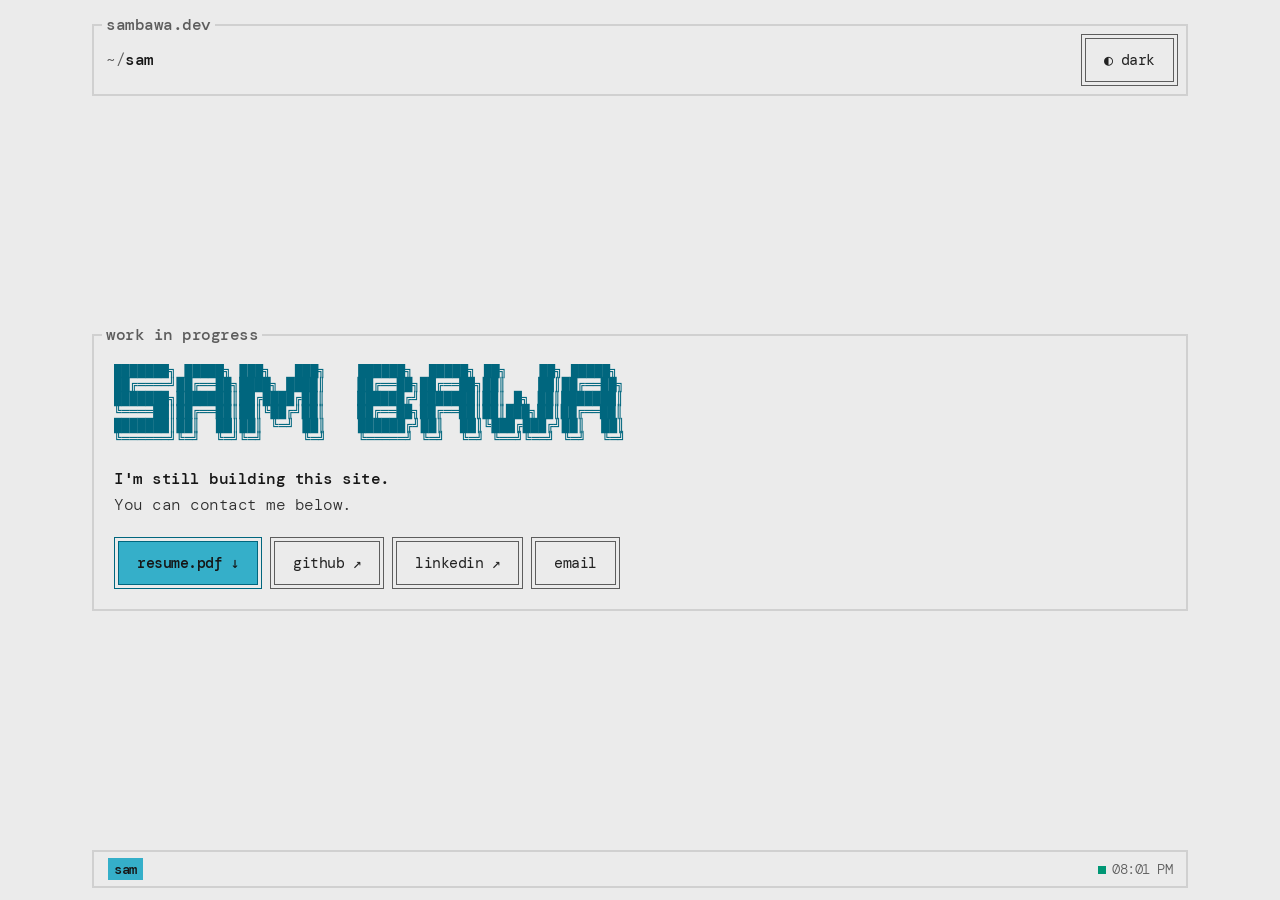
<file: public/index.html>
<!DOCTYPE html>
<html lang="en">
<head>
  <meta charset="UTF-8">
  <meta name="viewport" content="width=device-width, initial-scale=1.0">
  <title>Sam Bawa · site in progress</title>
  <meta name="description" content="Samrath Bawa: CS student at Cal Poly Pomona and software captain on Bronco Electric Motorsports. I'm still building this site.">
  <meta name="color-scheme" content="dark light">
  <meta name="theme-color" content="#1b1b1b">
  <link rel="canonical" href="https://sambawa.dev/">
  <meta property="og:title" content="Sam Bawa · site in progress">
  <meta property="og:description" content="Software captain on Bronco Electric Motorsports. Firmware, CAN bus, sim-racing tools.">
  <meta property="og:url" content="https://sambawa.dev/">
  <meta property="og:type" content="website">

  <script>
    // Apply a saved theme before first paint; with none saved, CSS follows the OS setting.
    (function () {
      var forced = new URLSearchParams(location.search).get('theme');
      var stored = null;
      try { stored = localStorage.getItem('theme'); } catch (e) {}
      var theme = forced || stored;
      if (theme === 'light' || theme === 'dark') document.documentElement.dataset.theme = theme;
    })();
  </script>

  <link rel="preconnect" href="https://fonts.googleapis.com">
  <link rel="preconnect" href="https://fonts.gstatic.com" crossorigin>
  <link href="https://fonts.googleapis.com/css2?family=DM+Mono:wght@300;400;500&display=swap" rel="stylesheet">
  <link rel="icon" href="data:image/svg+xml,%3Csvg xmlns='http://www.w3.org/2000/svg' viewBox='0 0 100 100'%3E%3Crect width='100' height='100' fill='%231b1b1b'/%3E%3Ctext x='50' y='66' font-size='44' text-anchor='middle' font-family='monospace' fill='%2378c4d8'%3ESB%3C/text%3E%3C/svg%3E">
  <style>
    /* Holding page in the system24 style while the full site is rebuilt.
       The full portfolio is parked in design/system24-site/index.html.
       Tokens match that page; --text-4 clears WCAG AA (4.5:1). */
    :root {
      --text-1: oklch(95% 0 0);
      --text-2: oklch(85% 0 0);
      --text-3: oklch(75% 0 0);
      --text-4: oklch(64% 0 0);   /* 5.5:1 on --bg-4 */

      --bg-1: oklch(31% 0 0);
      --bg-2: oklch(27% 0 0);
      --bg-4: oklch(19% 0 0);
      --hover: oklch(54% 0 0 / 0.1);
      --active: oklch(54% 0 0 / 0.2);

      --accent-1: oklch(75% 0.11 215);   /* links */
      --accent-2: oklch(70% 0.11 215);   /* hover borders, focus ring */
      --accent-3: oklch(65% 0.11 215);   /* primary button */
      --accent-4: oklch(60% 0.11 215);   /* primary button hover */
      --on-accent: var(--bg-4);
      --primary-edge: var(--accent-3);
      --online: oklch(70% 0.12 170);

      --border: var(--active);
      --border-hover: var(--accent-2);

      --gap: 12px;
      --row-gap: 30px;
      --border-thickness: 2px;
      --border-hover-transition: 0.2s ease;
      --list-item-transition: 0.15s ease;
      --tap: 2.75rem;   /* 44px touch target */
    }

    /* system24 light flavor, blue accent darkened for contrast on light gray */
    :root[data-theme="light"] {
      --text-1: oklch(20% 0 0);
      --text-2: oklch(25% 0 0);
      --text-3: oklch(30% 0 0);
      --text-4: oklch(48% 0 0);   /* 5.5:1 on --bg-4 */
      --bg-1: oklch(82% 0 0);
      --bg-2: oklch(86% 0 0);
      --bg-4: oklch(94% 0 0);
      --hover: oklch(50% 0 0 / 0.1);
      --active: oklch(50% 0 0 / 0.2);
      --accent-1: oklch(46% 0.11 215);
      --accent-2: oklch(55% 0.11 215);
      --accent-3: oklch(70% 0.11 215);
      --accent-4: oklch(65% 0.11 215);
      --on-accent: oklch(20% 0 0);
      --primary-edge: var(--accent-1);
      --online: oklch(60% 0.12 170);
    }
    @media (prefers-color-scheme: light) {
      :root:not([data-theme="dark"]) {
        --text-1: oklch(20% 0 0);
        --text-2: oklch(25% 0 0);
        --text-3: oklch(30% 0 0);
        --text-4: oklch(48% 0 0);
        --bg-1: oklch(82% 0 0);
        --bg-2: oklch(86% 0 0);
        --bg-4: oklch(94% 0 0);
        --hover: oklch(50% 0 0 / 0.1);
        --active: oklch(50% 0 0 / 0.2);
        --accent-1: oklch(46% 0.11 215);
        --accent-2: oklch(55% 0.11 215);
        --accent-3: oklch(70% 0.11 215);
        --accent-4: oklch(65% 0.11 215);
        --on-accent: oklch(20% 0 0);
        --primary-edge: var(--accent-1);
        --online: oklch(60% 0.12 170);
      }
    }

    * { box-sizing: border-box; }
    @media (prefers-reduced-motion: reduce) {
      *, *::before, *::after { transition: none !important; }
    }
    body {
      margin: 0;
      background: var(--bg-4);
      color: var(--text-3);
      font-family: 'DM Mono', ui-monospace, Consolas, monospace;
      font-weight: 300;
      font-size: 1rem;
      line-height: 1.6;
      letter-spacing: -0.05ch;
      -webkit-font-smoothing: antialiased;
    }
    a { color: var(--accent-1); text-decoration: none; }
    a:hover { text-decoration: underline; }
    ::selection { background: var(--accent-3); color: var(--on-accent); }
    :focus-visible { outline: 3px solid var(--accent-2); outline-offset: 2px; }
    h1, p { margin: 0; font-size: inherit; }

    /* ---------- panels + labels ---------- */

    .panel {
      position: relative;
      min-width: 0;
      padding: 1.5rem 1.25rem 1.25rem;
      border: var(--border-thickness) solid var(--border);
      transition: border-color var(--border-hover-transition);
    }
    .panel:hover, .panel:focus-within { border-color: var(--border-hover); }
    .label {
      position: absolute;
      top: -0.7rem;
      left: 8px;
      padding: 0 4px;
      background: var(--bg-4);
      color: var(--text-4);
      font-weight: 500;
      font-size: 1rem;
      line-height: 1.2rem;
      transition: color var(--border-hover-transition);
    }
    .panel:hover > .label, .panel:focus-within > .label { color: var(--accent-1); }

    /* ---------- layout ---------- */

    .page {
      max-width: 1120px;
      min-height: 100vh;
      margin: 0 auto;
      padding: 1.5rem var(--gap) var(--gap);
      display: grid;
      grid-template-columns: minmax(0, 1fr);
      grid-template-rows: auto 1fr auto;
      gap: var(--row-gap);
    }
    main { align-self: center; }

    /* top bar */
    .topbar {
      display: flex;
      flex-wrap: wrap;
      align-items: center;
      gap: 6px 18px;
      padding: 0.75rem;
    }
    .prompt { display: inline-flex; align-items: center; min-height: var(--tap); color: var(--text-1); font-weight: 500; white-space: nowrap; }
    .prompt .dim { color: var(--text-4); font-weight: 300; }
    .theme-btn { margin-left: auto; }

    /* holding panel */
    .banner {
      margin: 0.25rem 0 1.25rem;
      color: var(--accent-1);
      font-family: 'DM Mono', ui-monospace, monospace;
      font-weight: 400;
      font-size: clamp(3.5px, 1.85vw, 13px);
      line-height: 1.05;
      letter-spacing: 0;
      white-space: pre;
      overflow: hidden;
    }
    @media (min-width: 56.25em) { .banner { font-size: clamp(5px, 1.2vw, 13px); } }
    .sr-only {
      position: absolute;
      width: 1px;
      height: 1px;
      margin: -1px;
      overflow: hidden;
      clip: rect(0 0 0 0);
      white-space: nowrap;
    }
    .intro { max-width: 62ch; color: var(--text-3); }
    .intro .lead { color: var(--text-1); font-weight: 500; }
    .buttons { display: flex; flex-wrap: wrap; gap: 16px; margin-top: 1.25rem; padding: 4px; }
    /* Wide-gap double frame: a 1px border, a 3px gap, then a second 1px line. The second line is
       a box-shadow (not outline) so the keyboard focus ring can sit outside it without replacing it.
       --frame drives both lines. Primary is a solid fill inside the frame; in light mode its edge
       uses --primary-edge because the fill alone is under 3:1 against the page.
       Pressing swaps to reverse video, the terminal way to show a key being hit. */
    .btn, .theme-btn {
      --frame: var(--text-4);
      display: inline-flex;
      align-items: center;
      min-height: var(--tap);
      padding: 0 2ch;
      background: transparent;
      border: 1px solid var(--frame);
      box-shadow: 0 0 0 3px var(--bg-4), 0 0 0 4px var(--frame);
      color: var(--text-2);
      font: inherit;
      font-size: 0.9375rem;
      font-weight: 400;
      letter-spacing: inherit;
      cursor: pointer;
      transition: border-color var(--border-hover-transition), box-shadow var(--border-hover-transition), color var(--border-hover-transition), background var(--list-item-transition);
    }
    .btn:focus-visible, .theme-btn:focus-visible { outline-offset: 6px; }
    .btn:hover, .theme-btn:hover { --frame: var(--accent-2); color: var(--accent-1); background: var(--hover); text-decoration: none; }
    .btn:active, .theme-btn:active { --frame: var(--text-2); background: var(--text-2); color: var(--bg-4); }
    .btn.primary { --frame: var(--primary-edge); background: var(--accent-3); color: var(--on-accent); font-weight: 500; }
    .btn.primary:hover { --frame: var(--primary-edge); background: var(--accent-4); color: var(--on-accent); text-decoration: underline; text-underline-offset: 3px; }
    .btn.primary:active { --frame: var(--text-2); background: var(--text-2); color: var(--bg-4); text-decoration: none; }

    /* status bar */
    .statusbar {
      display: flex;
      align-items: center;
      gap: 16px;
      padding: 6px 14px;
      font-size: 0.875rem;
      color: var(--text-4);
    }
    .statusbar .session { color: var(--on-accent); background: var(--accent-3); padding: 0 6px; font-weight: 500; }
    .statusbar .right { margin-left: auto; white-space: nowrap; }
    .statusbar .right .dot { display: inline-block; width: 8px; height: 8px; margin-right: 6px; background: var(--online); }

    @media (max-width: 40em) {
      .panel { padding: 1.375rem 0.875rem 0.875rem; }
    }
  </style>
</head>
<body>

  <div class="page">

    <header class="topbar panel">
      <span class="label" aria-hidden="true">sambawa.dev</span>
      <a class="prompt" href="/"><span class="dim">~/</span>sam</a>
      <button class="theme-btn" id="theme-toggle" type="button" aria-label="Switch to light theme">◐ light</button>
    </header>

    <main class="panel" id="main" aria-labelledby="name">
      <span class="label" aria-hidden="true">work in progress</span>
      <pre class="banner" aria-hidden="true">███████╗ █████╗ ███╗   ███╗    ██████╗  █████╗ ██╗    ██╗ █████╗
██╔════╝██╔══██╗████╗ ████║    ██╔══██╗██╔══██╗██║    ██║██╔══██╗
███████╗███████║██╔████╔██║    ██████╔╝███████║██║ █╗ ██║███████║
╚════██║██╔══██║██║╚██╔╝██║    ██╔══██╗██╔══██║██║███╗██║██╔══██║
███████║██║  ██║██║ ╚═╝ ██║    ██████╔╝██║  ██║╚███╔███╔╝██║  ██║
╚══════╝╚═╝  ╚═╝╚═╝     ╚═╝    ╚═════╝ ╚═╝  ╚═╝ ╚══╝╚══╝ ╚═╝  ╚═╝</pre>
      <h1 class="sr-only" id="name">Samrath Bawa</h1>
      <p class="intro">
        <span class="lead">I'm still building this site.</span><br>
        You can contact me below.
      </p>
      <div class="buttons">
        <a class="btn primary" href="/resume" target="_blank" rel="noopener noreferrer" aria-label="resume.pdf, download (PDF)">resume.pdf ↓</a>
        <a class="btn" href="https://github.com/samrathbawa" target="_blank" rel="noopener noreferrer" aria-label="GitHub">github ↗</a>
        <a class="btn" href="https://www.linkedin.com/in/sam-bawa/" target="_blank" rel="noopener noreferrer" aria-label="LinkedIn">linkedin ↗</a>
        <a class="btn" href="mailto:samrathbawa@outlook.com" aria-label="Email me">email</a>
      </div>
    </main>

    <div class="statusbar panel" aria-hidden="true">
      <span class="session">sam</span>
      <span class="right"><span class="dot"></span><span id="clock">--:--</span></span>
    </div>

  </div>

  <script>
    (function () {
      'use strict';

      var toggle = document.getElementById('theme-toggle');
      var prefersLight = window.matchMedia('(prefers-color-scheme: light)');
      function currentTheme() {
        return document.documentElement.dataset.theme || (prefersLight.matches ? 'light' : 'dark');
      }
      function applyToggleLabel() {
        var next = currentTheme() === 'dark' ? 'light' : 'dark';
        toggle.textContent = '◐ ' + next;
        toggle.setAttribute('aria-label', 'Switch to ' + next + ' theme');
      }
      // Hidden door: 10 theme toggles within 5 s opens the uploads dashboard.
      var toggleClicks = [];
      toggle.addEventListener('click', function () {
        var next = currentTheme() === 'dark' ? 'light' : 'dark';
        document.documentElement.dataset.theme = next;
        try { localStorage.setItem('theme', next); } catch (e) {}
        applyToggleLabel();

        var now = Date.now();
        toggleClicks = toggleClicks.filter(function (t) { return now - t < 5000; });
        toggleClicks.push(now);
        if (toggleClicks.length >= 10) location.href = '/dashboard/';
      });
      prefersLight.addEventListener('change', applyToggleLabel);
      applyToggleLabel();

      var clock = document.getElementById('clock');
      function tick() {
        clock.textContent = new Date().toLocaleTimeString([], { hour: '2-digit', minute: '2-digit' });
      }
      tick();
      setInterval(tick, 15000);
    })();
  </script>
</body>
</html>
</file>
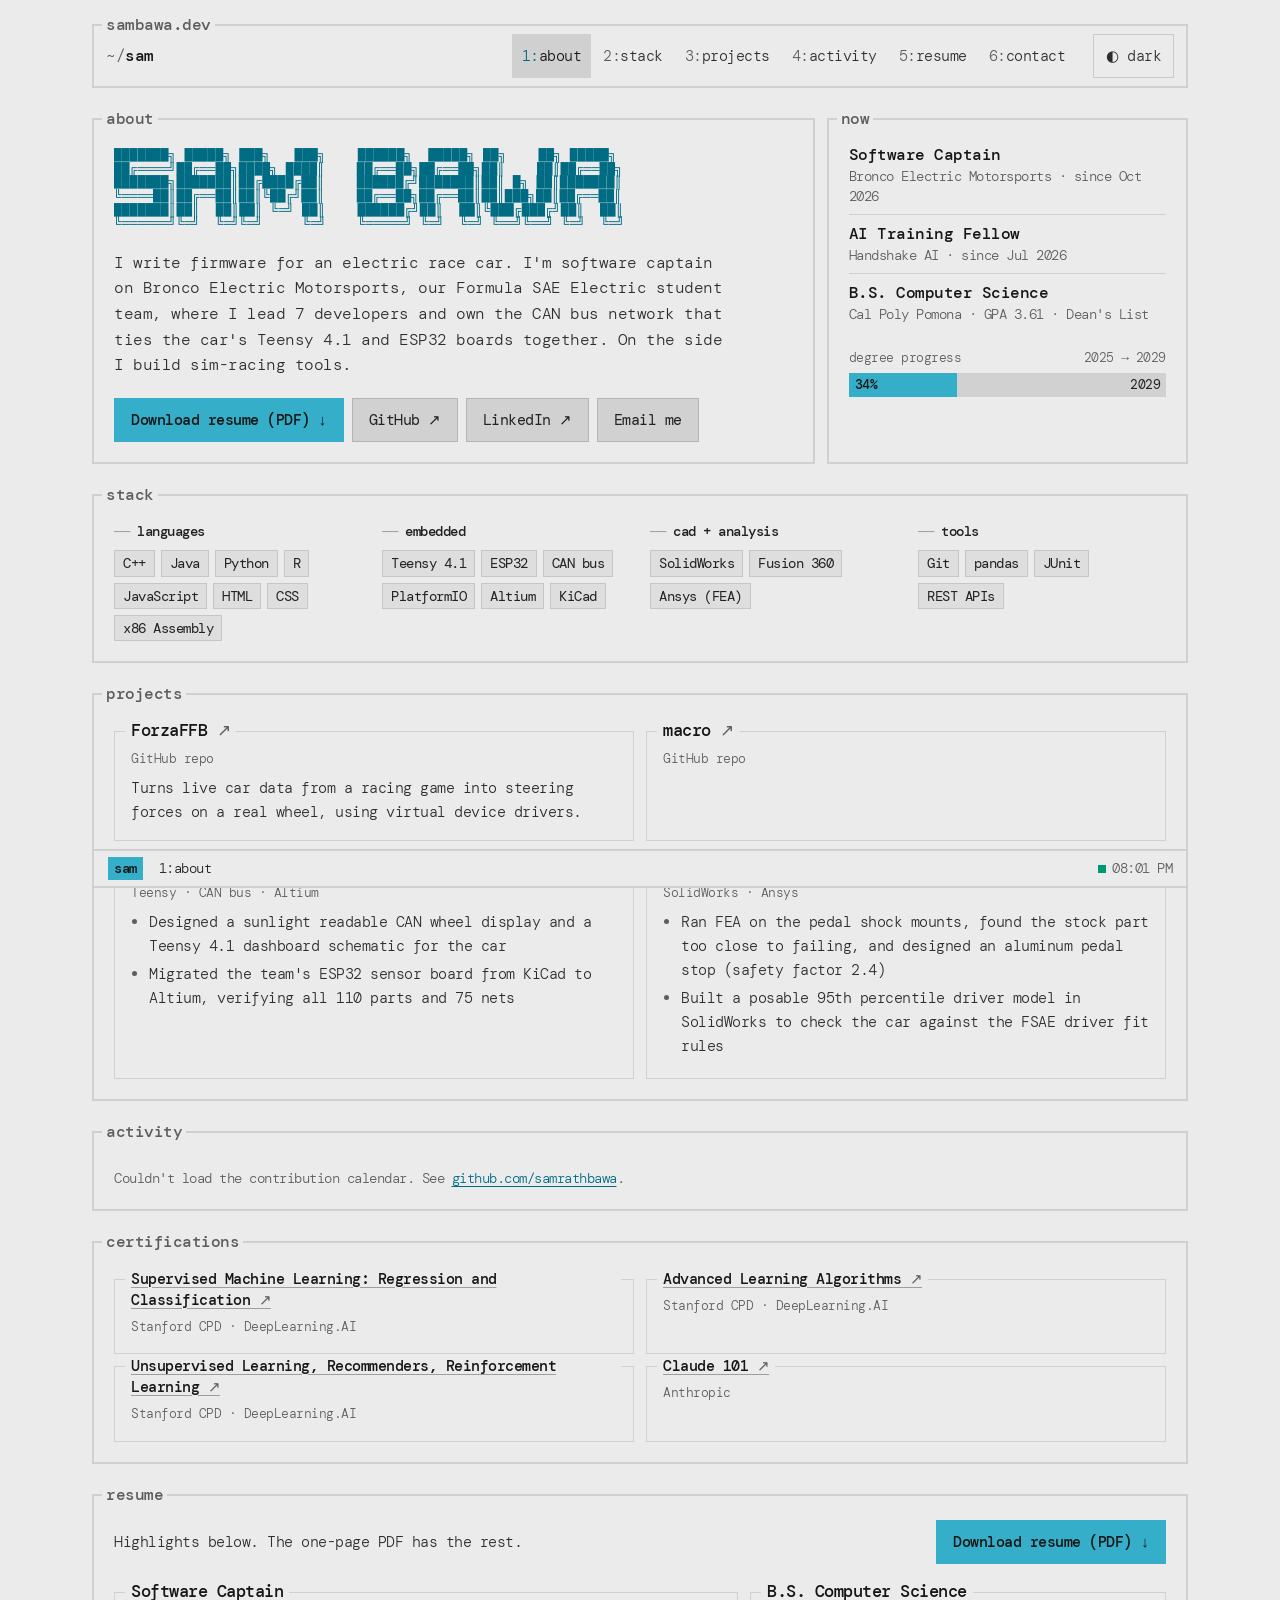
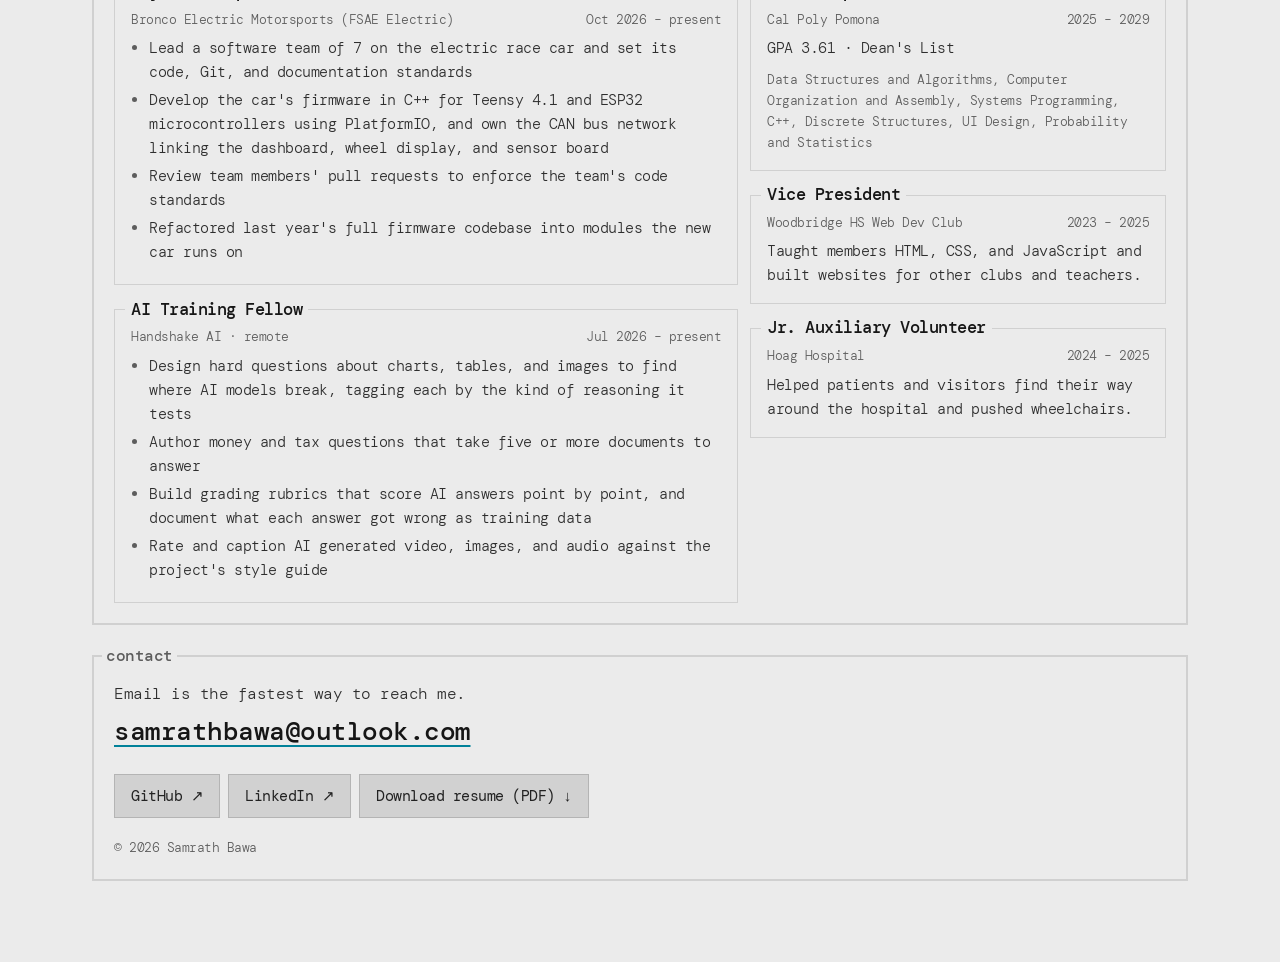
<file: design/system24-site/index.html>
<!DOCTYPE html>
<html lang="en">
<head>
  <meta charset="UTF-8">
  <meta name="viewport" content="width=device-width, initial-scale=1.0">
  <title>Sam Bawa · race car firmware, CS at Cal Poly Pomona</title>
  <meta name="description" content="Samrath Bawa: CS student at Cal Poly Pomona and software captain on Bronco Electric Motorsports, writing firmware for an electric race car.">
  <meta name="color-scheme" content="dark light">
  <meta name="theme-color" content="#1b1b1b">
  <link rel="canonical" href="https://sambawa.dev/">
  <meta property="og:title" content="Sam Bawa · race car firmware, CS at Cal Poly Pomona">
  <meta property="og:description" content="Software captain on Bronco Electric Motorsports. Firmware, CAN bus, sim-racing tools.">
  <meta property="og:url" content="https://sambawa.dev/">
  <meta property="og:type" content="website">

  <script>
    // Apply a saved theme before first paint; with none saved, CSS follows the OS setting.
    (function () {
      var forced = new URLSearchParams(location.search).get('theme');
      var stored = null;
      try { stored = localStorage.getItem('theme'); } catch (e) {}
      var theme = forced || stored;
      if (theme === 'light' || theme === 'dark') document.documentElement.dataset.theme = theme;
    })();
  </script>

  <link rel="preconnect" href="https://fonts.googleapis.com">
  <link rel="preconnect" href="https://fonts.gstatic.com" crossorigin>
  <link href="https://fonts.googleapis.com/css2?family=DM+Mono:wght@300;400;500&display=swap" rel="stylesheet">
  <link rel="icon" href="data:image/svg+xml,%3Csvg xmlns='http://www.w3.org/2000/svg' viewBox='0 0 100 100'%3E%3Crect width='100' height='100' fill='%231b1b1b'/%3E%3Ctext x='50' y='66' font-size='44' text-anchor='middle' font-family='monospace' fill='%2378c4d8'%3ESB%3C/text%3E%3C/svg%3E">
  <style>
    /* Portfolio in the system24 style (github.com/refact0r/system24), laid out as a normal page.
       Tokens follow system24.theme.css and its light flavor, with the muted grays raised
       so every piece of text clears WCAG AA (4.5:1). --text-5 is for decoration only. */
    :root {
      --text-0: var(--bg-4);
      --text-1: oklch(95% 0 0);
      --text-2: oklch(85% 0 0);
      --text-3: oklch(75% 0 0);
      --text-4: oklch(64% 0 0);   /* 5.5:1 on --bg-4 */
      --text-5: oklch(40% 0 0);   /* decorative glyphs only */

      --bg-1: oklch(31% 0 0);
      --bg-2: oklch(27% 0 0);
      --bg-3: oklch(23% 0 0);
      --bg-4: oklch(19% 0 0);
      --hover: oklch(54% 0 0 / 0.1);
      --active: oklch(54% 0 0 / 0.2);

      --accent-1: oklch(75% 0.11 215);   /* links */
      --accent-2: oklch(70% 0.11 215);   /* hover borders, focus ring */
      --accent-3: oklch(65% 0.11 215);   /* primary button */
      --accent-4: oklch(60% 0.11 215);   /* primary button hover */
      --on-accent: var(--bg-4);
      --online: oklch(70% 0.12 170);
      --cal-0: var(--bg-2);
      --cal-1: oklch(38% 0.05 170);
      --cal-2: oklch(50% 0.08 170);
      --cal-3: oklch(60% 0.10 170);
      --cal-4: oklch(70% 0.12 170);

      --border: var(--active);
      --border-hover: var(--accent-2);
      --button-border: hsl(220, 0%, 100%, 0.12);

      --gap: 12px;
      --row-gap: 30px;
      --border-thickness: 2px;
      --border-hover-transition: 0.2s ease;
      --list-item-transition: 0.15s ease;
      --tap: 2.75rem;   /* 44px touch target */
    }

    /* system24 light flavor, blue accent darkened for contrast on light gray */
    :root[data-theme="light"] {
      --text-1: oklch(20% 0 0);
      --text-2: oklch(25% 0 0);
      --text-3: oklch(30% 0 0);
      --text-4: oklch(48% 0 0);   /* 5.5:1 on --bg-4 */
      --text-5: oklch(70% 0 0);
      --bg-1: oklch(82% 0 0);
      --bg-2: oklch(86% 0 0);
      --bg-3: oklch(90% 0 0);
      --bg-4: oklch(94% 0 0);
      --hover: oklch(50% 0 0 / 0.1);
      --active: oklch(50% 0 0 / 0.2);
      --accent-1: oklch(48% 0.11 215);
      --accent-2: oklch(55% 0.11 215);
      --accent-3: oklch(70% 0.11 215);
      --accent-4: oklch(65% 0.11 215);
      --on-accent: oklch(20% 0 0);
      --online: oklch(60% 0.12 170);
      --cal-0: var(--bg-2);
      --cal-1: oklch(85% 0.06 170);
      --cal-2: oklch(75% 0.09 170);
      --cal-3: oklch(65% 0.11 170);
      --cal-4: oklch(55% 0.12 170);
      --button-border: hsl(220, 0%, 0%, 0.14);
    }
    @media (prefers-color-scheme: light) {
      :root:not([data-theme="dark"]) {
        --text-1: oklch(20% 0 0);
        --text-2: oklch(25% 0 0);
        --text-3: oklch(30% 0 0);
        --text-4: oklch(48% 0 0);
        --text-5: oklch(70% 0 0);
        --bg-1: oklch(82% 0 0);
        --bg-2: oklch(86% 0 0);
        --bg-3: oklch(90% 0 0);
        --bg-4: oklch(94% 0 0);
        --hover: oklch(50% 0 0 / 0.1);
        --active: oklch(50% 0 0 / 0.2);
        --accent-1: oklch(48% 0.11 215);
        --accent-2: oklch(55% 0.11 215);
        --accent-3: oklch(70% 0.11 215);
        --accent-4: oklch(65% 0.11 215);
        --on-accent: oklch(20% 0 0);
        --online: oklch(60% 0.12 170);
        --cal-0: var(--bg-2);
        --cal-1: oklch(85% 0.06 170);
        --cal-2: oklch(75% 0.09 170);
        --cal-3: oklch(65% 0.11 170);
        --cal-4: oklch(55% 0.12 170);
        --button-border: hsl(220, 0%, 0%, 0.14);
      }
    }

    * { box-sizing: border-box; }
    html { scroll-behavior: smooth; scroll-padding-top: 1.5rem; scroll-padding-bottom: 4.5rem; }
    @media (prefers-reduced-motion: reduce) {
      html { scroll-behavior: auto; }
      *, *::before, *::after { transition: none !important; }
    }
    body {
      margin: 0;
      background: var(--bg-4);
      color: var(--text-3);
      font-family: 'DM Mono', ui-monospace, Consolas, monospace;
      font-weight: 300;
      font-size: 1rem;
      line-height: 1.6;
      letter-spacing: -0.05ch;
      -webkit-font-smoothing: antialiased;
    }
    a { color: var(--accent-1); text-decoration: none; }
    a:hover { text-decoration: underline; }
    strong, b { font-weight: 500; color: var(--text-2); }
    ::selection { background: var(--accent-3); color: var(--on-accent); }
    :focus-visible { outline: 3px solid var(--accent-2); outline-offset: 2px; }
    h1, h2, h3, p { margin: 0; font-size: inherit; }

    .skip {
      position: absolute;
      left: var(--gap);
      top: -100px;
      z-index: 50;
      padding: 10px 14px;
      background: var(--accent-3);
      color: var(--on-accent);
      font-weight: 500;
    }
    .skip:focus { top: var(--gap); }

    /* ---------- panels + labels ---------- */

    .panel {
      position: relative;
      min-width: 0;
      padding: 1.5rem 1.25rem 1.25rem;
      border: var(--border-thickness) solid var(--border);
      transition: border-color var(--border-hover-transition);
    }
    .panel:hover, .panel:focus-within { border-color: var(--border-hover); }
    .label {
      position: absolute;
      top: -0.7rem;
      left: 8px;
      padding: 0 4px;
      background: var(--bg-4);
      color: var(--text-4);
      font-weight: 500;
      font-size: 1rem;
      line-height: 1.2rem;
      transition: color var(--border-hover-transition);
    }
    .panel:hover > .label, .panel:focus-within > .label { color: var(--accent-1); }

    /* ---------- layout ---------- */

    .page {
      max-width: 1120px;
      margin: 0 auto;
      padding: 1.5rem var(--gap) var(--gap);
      display: grid;
      gap: var(--row-gap);
    }
    .grid {
      display: grid;
      grid-template-columns: minmax(0, 1fr);
      gap: var(--row-gap) var(--gap);
    }
    @media (min-width: 56.25em) {
      .grid { grid-template-columns: minmax(0, 2fr) minmax(0, 1fr); }
      .span-2 { grid-column: 1 / -1; }
    }

    /* top bar */
    .topbar {
      display: flex;
      flex-wrap: wrap;
      align-items: center;
      gap: 6px 18px;
      padding: 0.5rem 0.75rem;
    }
    .prompt { display: inline-flex; align-items: center; min-height: var(--tap); color: var(--text-1); font-weight: 500; white-space: nowrap; }
    .prompt .dim { color: var(--text-4); font-weight: 300; }
    .tabs { display: flex; flex-wrap: wrap; gap: 2px; margin-left: auto; }
    .tabs a {
      display: inline-flex;
      align-items: center;
      min-height: var(--tap);
      padding: 0 10px;
      color: var(--text-3);
      font-size: 0.9375rem;
      transition: background var(--list-item-transition), color var(--list-item-transition);
    }
    .tabs a .n { color: var(--text-4); }
    .tabs a:hover { background: var(--hover); color: var(--text-1); text-decoration: none; }
    .tabs a[aria-current] { background: var(--active); color: var(--text-1); }
    .tabs a[aria-current] .n { color: var(--accent-1); }
    .theme-btn {
      min-height: var(--tap);
      min-width: var(--tap);
      padding: 0 12px;
      background: transparent;
      border: 1px solid var(--button-border);
      color: var(--text-3);
      font: inherit;
      font-size: 0.9375rem;
      letter-spacing: inherit;
      cursor: pointer;
      transition: background var(--list-item-transition), color var(--list-item-transition);
    }
    .theme-btn:hover { background: var(--hover); color: var(--text-1); }

    /* about */
    .banner {
      margin: 0.25rem 0 1.25rem;
      color: var(--accent-1);
      font-family: 'DM Mono', ui-monospace, monospace;
      font-weight: 400;
      font-size: clamp(3.5px, 1.85vw, 13px);
      line-height: 1.05;
      letter-spacing: 0;
      white-space: pre;
      overflow: hidden;
    }
    @media (min-width: 56.25em) { .banner { font-size: clamp(5px, 1.2vw, 13px); } }
    .sr-only {
      position: absolute;
      width: 1px;
      height: 1px;
      margin: -1px;
      overflow: hidden;
      clip: rect(0 0 0 0);
      white-space: nowrap;
    }
    .intro { max-width: 62ch; color: var(--text-3); }
    .buttons { display: flex; flex-wrap: wrap; gap: 8px; margin-top: 1.25rem; }
    .btn {
      display: inline-flex;
      align-items: center;
      gap: 6px;
      min-height: var(--tap);
      padding: 0 16px;
      background: var(--bg-2);
      border: 1px solid var(--button-border);
      color: var(--text-2);
      font-size: 0.9375rem;
      font-weight: 400;
      transition: background var(--list-item-transition);
    }
    .btn:hover { background: var(--bg-1); text-decoration: none; }
    .btn:active { transform: translateY(1px); }
    .btn.primary { background: var(--accent-3); border-color: var(--accent-3); color: var(--on-accent); font-weight: 500; }
    .btn.primary:hover { background: var(--accent-4); border-color: var(--accent-4); }

    /* now */
    .now-list { list-style: none; margin: 0; padding: 0; }
    .now-list li { padding: 0.5rem 0; border-bottom: 1px solid var(--border); }
    .now-list li:first-child { padding-top: 0; }
    .now-list li:last-child { border-bottom: 0; }
    .now-role { color: var(--text-1); font-weight: 500; line-height: 1.35; }
    .now-org { color: var(--text-4); font-size: 0.875rem; line-height: 1.45; }
    .progress { margin-top: 1rem; }
    .progress-label { display: flex; justify-content: space-between; font-size: 0.8125rem; color: var(--text-4); margin-bottom: 4px; }
    .bar { position: relative; height: 24px; background: var(--bg-2); font-size: 0.8125rem; line-height: 24px; overflow: hidden; }
    .bar-fill { position: absolute; inset: 0 auto 0 0; background: var(--accent-3); }
    .bar-text { position: absolute; inset: 0; display: flex; justify-content: space-between; padding: 0 6px; color: var(--text-2); font-weight: 400; }
    .bar-text .done { color: var(--on-accent); font-weight: 500; }

    /* stack */
    .stack-grid { display: grid; grid-template-columns: repeat(auto-fill, minmax(min(100%, 14rem), 1fr)); gap: 1.25rem; }
    .stack-head { color: var(--text-2); font-size: 0.875rem; font-weight: 500; margin-bottom: 8px; }
    .stack-head::before { content: "── "; color: var(--text-5); font-weight: 300; }
    .chips { display: flex; flex-wrap: wrap; gap: 6px; list-style: none; margin: 0; padding: 0; }
    .chip {
      padding: 1px 8px;
      background: var(--bg-3);
      border: 1px solid var(--border);
      color: var(--text-2);
      font-size: 0.875rem;
      font-weight: 400;
    }

    /* cards (inner boxes) */
    .cards { display: grid; grid-template-columns: repeat(auto-fill, minmax(min(100%, 24rem), 1fr)); gap: var(--gap); }
    /* The top edge is drawn by the title row (line, title, line), so long titles can wrap
       while the first line stays on the border. */
    .card {
      margin-top: 0.75rem;
      padding: 0 1rem 1rem;
      border: 1px solid var(--border);
      border-top: 0;
      transition: border-color var(--border-hover-transition);
    }
    .card:hover, .card:focus-within { border-color: var(--border-hover); }
    .card-title {
      display: flex;
      align-items: flex-start;
      gap: 6px;
      margin: -0.7em -1rem 0.375rem;
      color: var(--text-1);
      font-size: 1.0625rem;
      font-weight: 500;
      line-height: 1.4;
    }
    .card-title::before,
    .card-title::after {
      content: "";
      height: 1px;
      margin-top: 0.7em;
      background: var(--border);
      transition: background var(--border-hover-transition);
    }
    .card-title::before { flex: 0 0 10px; }
    .card-title::after { flex: 1 1 0; min-width: 12px; }
    .card:hover > .card-title::before, .card:hover > .card-title::after,
    .card:focus-within > .card-title::before, .card:focus-within > .card-title::after { background: var(--border-hover); }
    .card-top { display: flex; flex-wrap: wrap; justify-content: space-between; gap: 2px 12px; align-items: baseline; }
    .card-kicker { color: var(--text-4); font-size: 0.8125rem; }
    .card-title a { min-width: 0; color: var(--text-1); }
    .card-title a::after { content: " ↗"; color: var(--text-4); }
    .card-title a:hover { color: var(--accent-1); }
    .card-desc { margin-top: 6px; color: var(--text-3); font-size: 0.9375rem; max-width: 70ch; }
    .card-desc:empty { display: none; }
    .card ul { margin: 6px 0 0; padding-left: 18px; font-size: 0.9375rem; }
    .card li { margin: 4px 0; }
    .card li::marker { color: var(--text-4); }
    .card-foot { margin-top: 10px; color: var(--text-4); font-size: 0.8125rem; }
    .card-foot:empty { display: none; }
    .when { color: var(--text-4); font-size: 0.8125rem; white-space: nowrap; }

    .cert-list { display: grid; grid-template-columns: repeat(auto-fill, minmax(min(100%, 24rem), 1fr)); gap: 0 var(--gap); list-style: none; margin: 0; padding: 0; }
    .cert-list .card-title { font-size: 0.9375rem; }
    .cert-list .card-title a { text-decoration: underline; text-decoration-color: var(--text-5); text-underline-offset: 3px; }
    .cert-list .card-title a:hover { text-decoration-color: currentColor; }
    .cert-issuer { color: var(--text-4); font-size: 0.8125rem; }

    /* activity */
    .calendar-scroll { overflow-x: auto; padding-bottom: 4px; }
    .calendar {
      display: grid;
      grid-template-rows: repeat(7, 9px);
      grid-auto-flow: column;
      grid-auto-columns: 9px;
      gap: 3px;
      width: max-content;
    }
    .calendar i { background: var(--cal-0); }
    .calendar i[data-l="1"] { background: var(--cal-1); }
    .calendar i[data-l="2"] { background: var(--cal-2); }
    .calendar i[data-l="3"] { background: var(--cal-3); }
    .calendar i[data-l="4"] { background: var(--cal-4); }
    .activity-summary { margin-top: 10px; color: var(--text-4); font-size: 0.875rem; }
    .activity-summary a { text-decoration: underline; text-underline-offset: 3px; }

    /* resume */
    .resume-head { display: flex; flex-wrap: wrap; justify-content: space-between; align-items: center; gap: 12px; margin-bottom: 1rem; }
    .resume-head p { color: var(--text-3); font-size: 0.9375rem; }
    .resume-cols { display: grid; grid-template-columns: minmax(0, 1fr); gap: var(--gap); }
    @media (min-width: 56.25em) { .resume-cols { grid-template-columns: minmax(0, 3fr) minmax(0, 2fr); } }
    .resume-col { display: grid; gap: var(--gap); align-content: start; }

    /* contact */
    .contact-lead { color: var(--text-3); }
    .contact-mail {
      display: inline-block;
      margin: 4px 0 2px;
      color: var(--text-1);
      font-size: clamp(1.125rem, 3vw, 1.625rem);
      font-weight: 500;
      overflow-wrap: anywhere;
      text-decoration: underline;
      text-decoration-color: var(--accent-2);
      text-underline-offset: 5px;
    }
    .contact-mail:hover { color: var(--accent-1); }
    .fineprint { margin-top: 1.25rem; color: var(--text-4); font-size: 0.8125rem; }

    /* status bar */
    .statusbar {
      display: flex;
      align-items: center;
      gap: 16px;
      padding: 6px 14px;
      background: var(--bg-4);
      font-size: 0.875rem;
      color: var(--text-4);
      z-index: 10;
    }
    .statusbar .session { color: var(--on-accent); background: var(--accent-3); padding: 0 6px; font-weight: 500; }
    .statusbar .current { color: var(--text-2); }
    .statusbar .right { margin-left: auto; white-space: nowrap; }
    .statusbar .right .dot { display: inline-block; width: 8px; height: 8px; margin-right: 6px; background: var(--online); }
    /* Sticky only where there is room; on phones it would cover content. */
    @media (min-width: 40em) { .statusbar { position: sticky; bottom: var(--gap); } }

    @media (max-width: 40em) {
      .panel { padding: 1.375rem 0.875rem 0.875rem; }
      .tabs { margin-left: 0; }
    }
  </style>
</head>
<body>

  <a class="skip" href="#main">Skip to content</a>

  <div class="page">

    <header class="topbar panel">
      <span class="label" aria-hidden="true">sambawa.dev</span>
      <a class="prompt" href="#about"><span class="dim">~/</span>sam</a>
      <nav class="tabs" aria-label="Main">
        <a href="#about"><span class="n" aria-hidden="true">1:</span>about</a>
        <a href="#stack"><span class="n" aria-hidden="true">2:</span>stack</a>
        <a href="#projects"><span class="n" aria-hidden="true">3:</span>projects</a>
        <a href="#activity"><span class="n" aria-hidden="true">4:</span>activity</a>
        <a href="#resume"><span class="n" aria-hidden="true">5:</span>resume</a>
        <a href="#contact"><span class="n" aria-hidden="true">6:</span>contact</a>
      </nav>
      <button class="theme-btn" id="theme-toggle" type="button" aria-label="Switch to light theme">◐ light</button>
    </header>

    <main class="grid" id="main">

      <section class="panel" id="about" aria-labelledby="name">
        <span class="label" aria-hidden="true">about</span>
        <pre class="banner" aria-hidden="true">███████╗ █████╗ ███╗   ███╗    ██████╗  █████╗ ██╗    ██╗ █████╗
██╔════╝██╔══██╗████╗ ████║    ██╔══██╗██╔══██╗██║    ██║██╔══██╗
███████╗███████║██╔████╔██║    ██████╔╝███████║██║ █╗ ██║███████║
╚════██║██╔══██║██║╚██╔╝██║    ██╔══██╗██╔══██║██║███╗██║██╔══██║
███████║██║  ██║██║ ╚═╝ ██║    ██████╔╝██║  ██║╚███╔███╔╝██║  ██║
╚══════╝╚═╝  ╚═╝╚═╝     ╚═╝    ╚═════╝ ╚═╝  ╚═╝ ╚══╝╚══╝ ╚═╝  ╚═╝</pre>
        <h1 class="sr-only" id="name">Samrath Bawa</h1>
        <p class="intro">
          I write firmware for an electric race car. I'm software captain on Bronco Electric Motorsports,
          our Formula SAE Electric student team, where I lead 7 developers and own the CAN bus network
          that ties the car's Teensy 4.1 and ESP32 boards together. On the side I build sim-racing tools.
        </p>
        <div class="buttons">
          <a class="btn primary" href="https://sambawa.dev/resume" target="_blank" rel="noopener noreferrer">Download resume (PDF) ↓</a>
          <a class="btn" href="https://github.com/samrathbawa" target="_blank" rel="noopener noreferrer">GitHub ↗</a>
          <a class="btn" href="https://www.linkedin.com/in/sam-bawa/" target="_blank" rel="noopener noreferrer">LinkedIn ↗</a>
          <a class="btn" href="mailto:samrathbawa@outlook.com">Email me</a>
        </div>
      </section>

      <aside class="panel" aria-labelledby="now-h">
        <h2 class="label" id="now-h">now</h2>
        <ul class="now-list">
          <li><div class="now-role">Software Captain</div><div class="now-org">Bronco Electric Motorsports · since Oct 2026</div></li>
          <li><div class="now-role">AI Training Fellow</div><div class="now-org">Handshake AI · since Jul 2026</div></li>
          <li><div class="now-role">B.S. Computer Science</div><div class="now-org">Cal Poly Pomona · GPA 3.61 · Dean's List</div></li>
        </ul>
        <div class="progress">
          <div class="progress-label"><span>degree progress</span><span>2025 → 2029</span></div>
          <div class="bar" id="degree-bar" role="progressbar" aria-label="Degree progress" aria-valuemin="0" aria-valuemax="100">
            <div class="bar-fill" id="degree-fill"></div>
            <div class="bar-text" aria-hidden="true"><span class="done" id="degree-pct">--%</span><span>2029</span></div>
          </div>
        </div>
      </aside>

      <section class="panel span-2" id="stack" aria-labelledby="stack-h">
        <h2 class="label" id="stack-h">stack</h2>
        <div class="stack-grid">
          <div>
            <h3 class="stack-head">languages</h3>
            <ul class="chips"><li class="chip">C++</li><li class="chip">Java</li><li class="chip">Python</li><li class="chip">R</li><li class="chip">JavaScript</li><li class="chip">HTML</li><li class="chip">CSS</li><li class="chip">x86 Assembly</li></ul>
          </div>
          <div>
            <h3 class="stack-head">embedded</h3>
            <ul class="chips"><li class="chip">Teensy 4.1</li><li class="chip">ESP32</li><li class="chip">CAN bus</li><li class="chip">PlatformIO</li><li class="chip">Altium</li><li class="chip">KiCad</li></ul>
          </div>
          <div>
            <h3 class="stack-head">cad + analysis</h3>
            <ul class="chips"><li class="chip">SolidWorks</li><li class="chip">Fusion 360</li><li class="chip">Ansys (FEA)</li></ul>
          </div>
          <div>
            <h3 class="stack-head">tools</h3>
            <ul class="chips"><li class="chip">Git</li><li class="chip">pandas</li><li class="chip">JUnit</li><li class="chip">REST APIs</li></ul>
          </div>
        </div>
      </section>

      <section class="panel span-2" id="projects" aria-labelledby="projects-h">
        <h2 class="label" id="projects-h">projects</h2>
        <div class="cards">
          <article class="card" data-repo="ForzaFFB">
            <h3 class="card-title"><a href="https://github.com/samrathbawa/ForzaFFB" target="_blank" rel="noopener noreferrer">ForzaFFB</a></h3>
            <div class="card-top"><span class="card-kicker">GitHub repo</span><span class="when" data-slot="updated"></span></div>
            <p class="card-desc" data-slot="desc">Turns live car data from a racing game into steering forces on a real wheel, using virtual device drivers.</p>
            <p class="card-foot" data-slot="meta"></p>
          </article>
          <article class="card" data-repo="macro">
            <h3 class="card-title"><a href="https://github.com/samrathbawa/macro" target="_blank" rel="noopener noreferrer">macro</a></h3>
            <div class="card-top"><span class="card-kicker">GitHub repo</span><span class="when" data-slot="updated"></span></div>
            <p class="card-desc" data-slot="desc"></p>
            <p class="card-foot" data-slot="meta"></p>
          </article>
          <article class="card">
            <h3 class="card-title">Race car dashboard and steering wheel display</h3>
            <div class="card-top"><span class="card-kicker">Teensy · CAN bus · Altium</span></div>
            <ul>
              <li>Designed a sunlight readable CAN wheel display and a Teensy 4.1 dashboard schematic for the car</li>
              <li>Migrated the team's ESP32 sensor board from KiCad to Altium, verifying all 110 parts and 75 nets</li>
            </ul>
          </article>
          <article class="card">
            <h3 class="card-title">Accelerator pedal stress analysis</h3>
            <div class="card-top"><span class="card-kicker">SolidWorks · Ansys</span></div>
            <ul>
              <li>Ran FEA on the pedal shock mounts, found the stock part too close to failing, and designed an aluminum pedal stop (safety factor 2.4)</li>
              <li>Built a posable 95th percentile driver model in SolidWorks to check the car against the FSAE driver fit rules</li>
            </ul>
          </article>
        </div>
      </section>

      <section class="panel span-2" id="activity" aria-labelledby="activity-h">
        <h2 class="label" id="activity-h">activity</h2>
        <div class="calendar-scroll"><div id="calendar" class="calendar" aria-hidden="true"></div></div>
        <p class="activity-summary" id="activity-summary" aria-live="polite">Loading GitHub contributions…</p>
      </section>

      <section class="panel span-2" id="certifications" aria-labelledby="certs-h">
        <h2 class="label" id="certs-h">certifications</h2>
        <ul class="cert-list">
          <li class="card"><h3 class="card-title"><a href="https://www.coursera.org/account/accomplishments/records/83KXJAZGQYKS" target="_blank" rel="noopener noreferrer">Supervised Machine Learning: Regression and Classification</a></h3><div class="cert-issuer">Stanford CPD · DeepLearning.AI</div></li>
          <li class="card"><h3 class="card-title"><a href="https://www.coursera.org/account/accomplishments/records/KDFBJ7DLZZNN" target="_blank" rel="noopener noreferrer">Advanced Learning Algorithms</a></h3><div class="cert-issuer">Stanford CPD · DeepLearning.AI</div></li>
          <li class="card"><h3 class="card-title"><a href="https://www.coursera.org/account/accomplishments/records/LH78K3N42TT5" target="_blank" rel="noopener noreferrer">Unsupervised Learning, Recommenders, Reinforcement Learning</a></h3><div class="cert-issuer">Stanford CPD · DeepLearning.AI</div></li>
          <li class="card"><h3 class="card-title"><a href="https://verify.skilljar.com/c/8kb7ysbuvvz6" target="_blank" rel="noopener noreferrer">Claude 101</a></h3><div class="cert-issuer">Anthropic</div></li>
        </ul>
      </section>

      <section class="panel span-2" id="resume" aria-labelledby="resume-h">
        <h2 class="label" id="resume-h">resume</h2>
        <div class="resume-head">
          <p>Highlights below. The one-page PDF has the rest.</p>
          <a class="btn primary" href="https://sambawa.dev/resume" target="_blank" rel="noopener noreferrer">Download resume (PDF) ↓</a>
        </div>
        <div class="resume-cols">
          <div class="resume-col">
            <article class="card">
              <h3 class="card-title">Software Captain</h3>
              <div class="card-top"><span class="card-kicker">Bronco Electric Motorsports (FSAE Electric)</span><span class="when">Oct 2026 – present</span></div>
              <ul>
                <li>Lead a software team of 7 on the electric race car and set its code, Git, and documentation standards</li>
                <li>Develop the car's firmware in C++ for Teensy 4.1 and ESP32 microcontrollers using PlatformIO, and own the CAN bus network linking the dashboard, wheel display, and sensor board</li>
                <li>Review team members' pull requests to enforce the team's code standards</li>
                <li>Refactored last year's full firmware codebase into modules the new car runs on</li>
              </ul>
            </article>
            <article class="card">
              <h3 class="card-title">AI Training Fellow</h3>
              <div class="card-top"><span class="card-kicker">Handshake AI · remote</span><span class="when">Jul 2026 – present</span></div>
              <ul>
                <li>Design hard questions about charts, tables, and images to find where AI models break, tagging each by the kind of reasoning it tests</li>
                <li>Author money and tax questions that take five or more documents to answer</li>
                <li>Build grading rubrics that score AI answers point by point, and document what each answer got wrong as training data</li>
                <li>Rate and caption AI generated video, images, and audio against the project's style guide</li>
              </ul>
            </article>
          </div>
          <div class="resume-col">
            <article class="card">
              <h3 class="card-title">B.S. Computer Science</h3>
              <div class="card-top"><span class="card-kicker">Cal Poly Pomona</span><span class="when">2025 – 2029</span></div>
              <p class="card-desc">GPA 3.61 · Dean's List</p>
              <p class="card-foot">Data Structures and Algorithms, Computer Organization and Assembly, Systems Programming, C++, Discrete Structures, UI Design, Probability and Statistics</p>
            </article>
            <article class="card">
              <h3 class="card-title">Vice President</h3>
              <div class="card-top"><span class="card-kicker">Woodbridge HS Web Dev Club</span><span class="when">2023 – 2025</span></div>
              <p class="card-desc">Taught members HTML, CSS, and JavaScript and built websites for other clubs and teachers.</p>
            </article>
            <article class="card">
              <h3 class="card-title">Jr. Auxiliary Volunteer</h3>
              <div class="card-top"><span class="card-kicker">Hoag Hospital</span><span class="when">2024 – 2025</span></div>
              <p class="card-desc">Helped patients and visitors find their way around the hospital and pushed wheelchairs.</p>
            </article>
          </div>
        </div>
      </section>

    </main>

    <footer class="panel" id="contact" aria-labelledby="contact-h">
      <h2 class="label" id="contact-h">contact</h2>
      <p class="contact-lead">Email is the fastest way to reach me.</p>
      <a class="contact-mail" href="mailto:samrathbawa@outlook.com">samrathbawa@outlook.com</a>
      <div class="buttons">
        <a class="btn" href="https://github.com/samrathbawa" target="_blank" rel="noopener noreferrer">GitHub ↗</a>
        <a class="btn" href="https://www.linkedin.com/in/sam-bawa/" target="_blank" rel="noopener noreferrer">LinkedIn ↗</a>
        <a class="btn" href="https://sambawa.dev/resume" target="_blank" rel="noopener noreferrer">Download resume (PDF) ↓</a>
      </div>
      <p class="fineprint">© <span id="year">2026</span> Samrath Bawa</p>
    </footer>

    <div class="statusbar panel" aria-hidden="true">
      <span class="session">sam</span>
      <span class="current" id="status-current">1:about</span>
      <span class="right"><span class="dot"></span><span id="clock">--:--</span></span>
    </div>

  </div>

  <script>
    (function () {
      'use strict';

      var CONFIG = {
        user: 'samrathbawa',
        repos: ['ForzaFFB', 'macro'],
        repoCacheTtl: 30 * 60 * 1000,
        calendarCacheTtl: 60 * 60 * 1000,
        degreeStart: '2025-08-21',
        degreeEnd: '2029-05-20'
      };

      /* ---------- theme ---------- */

      var toggle = document.getElementById('theme-toggle');
      var prefersLight = window.matchMedia('(prefers-color-scheme: light)');
      function currentTheme() {
        return document.documentElement.dataset.theme || (prefersLight.matches ? 'light' : 'dark');
      }
      function applyToggleLabel() {
        var next = currentTheme() === 'dark' ? 'light' : 'dark';
        toggle.textContent = '◐ ' + next;
        toggle.setAttribute('aria-label', 'Switch to ' + next + ' theme');
      }
      // Hidden door: 10 theme toggles within 5 s opens the uploads dashboard.
      var toggleClicks = [];
      toggle.addEventListener('click', function () {
        var next = currentTheme() === 'dark' ? 'light' : 'dark';
        document.documentElement.dataset.theme = next;
        try { localStorage.setItem('theme', next); } catch (e) {}
        applyToggleLabel();

        var now = Date.now();
        toggleClicks = toggleClicks.filter(function (t) { return now - t < 5000; });
        toggleClicks.push(now);
        if (toggleClicks.length >= 10) location.href = '/dashboard/';
      });
      prefersLight.addEventListener('change', applyToggleLabel);
      applyToggleLabel();

      document.getElementById('year').textContent = new Date().getFullYear();

      /* ---------- tabs: scroll spy ---------- */

      var tabs = Array.prototype.slice.call(document.querySelectorAll('.tabs a'));
      var targets = tabs.map(function (a) { return document.querySelector(a.getAttribute('href')); });
      var statusCurrent = document.getElementById('status-current');

      function setCurrent(i) {
        tabs.forEach(function (a, j) {
          if (i === j) a.setAttribute('aria-current', 'location');
          else a.removeAttribute('aria-current');
        });
        statusCurrent.textContent = tabs[i].textContent;
      }

      function spy() {
        var line = window.innerHeight * 0.35;
        var idx = 0;
        targets.forEach(function (t, i) { if (t.getBoundingClientRect().top <= line) idx = i; });
        if (window.innerHeight + window.scrollY >= document.body.scrollHeight - 4) idx = targets.length - 1;
        setCurrent(idx);
      }
      window.addEventListener('scroll', spy, { passive: true });
      spy();

      /* ---------- clock + degree progress ---------- */

      var clock = document.getElementById('clock');
      function tick() {
        clock.textContent = new Date().toLocaleTimeString([], { hour: '2-digit', minute: '2-digit' });
      }
      tick();
      setInterval(tick, 15000);

      (function () {
        var start = new Date(CONFIG.degreeStart).getTime();
        var end = new Date(CONFIG.degreeEnd).getTime();
        var pct = Math.max(0, Math.min(100, Math.round((Date.now() - start) / (end - start) * 100)));
        document.getElementById('degree-fill').style.width = pct + '%';
        document.getElementById('degree-pct').textContent = pct + '%';
        var bar = document.getElementById('degree-bar');
        bar.setAttribute('aria-valuenow', String(pct));
        bar.setAttribute('aria-valuetext', pct + '% of the way to a 2029 graduation');
      })();

      /* ---------- cache helper ---------- */

      function cacheGet(key, ttl) {
        try {
          var raw = localStorage.getItem(key);
          if (!raw) return null;
          var entry = JSON.parse(raw);
          return { data: entry.data, fresh: (Date.now() - entry.t) < ttl };
        } catch (e) { return null; }
      }
      function cacheSet(key, data) {
        try { localStorage.setItem(key, JSON.stringify({ t: Date.now(), data: data })); } catch (e) {}
      }

      /* ---------- repos ---------- */

      function relTime(iso) {
        var s = (Date.now() - new Date(iso).getTime()) / 1000;
        var steps = [[31536000, 'y'], [2592000, 'mo'], [604800, 'w'], [86400, 'd'], [3600, 'h'], [60, 'm']];
        for (var i = 0; i < steps.length; i++) {
          if (s >= steps[i][0]) return Math.floor(s / steps[i][0]) + steps[i][1] + ' ago';
        }
        return 'just now';
      }

      function renderRepos(repos) {
        var byName = {};
        repos.forEach(function (r) { byName[r.name.toLowerCase()] = r; });
        document.querySelectorAll('[data-repo]').forEach(function (card) {
          var repo = byName[card.dataset.repo.toLowerCase()];
          if (!repo) return;
          if (repo.description) card.querySelector('[data-slot="desc"]').textContent = repo.description;
          var parts = [];
          if (repo.language) parts.push(repo.language);
          if (repo.stargazers_count > 0) parts.push(repo.stargazers_count + (repo.stargazers_count === 1 ? ' star' : ' stars'));
          if (repo.forks_count > 0) parts.push(repo.forks_count + (repo.forks_count === 1 ? ' fork' : ' forks'));
          card.querySelector('[data-slot="meta"]').textContent = parts.join(' · ');
          card.querySelector('[data-slot="updated"]').textContent = 'updated ' + relTime(repo.pushed_at);
        });
      }

      function loadRepos() {
        var cached = cacheGet('gh-repos-v3', CONFIG.repoCacheTtl);
        if (cached && cached.fresh) { renderRepos(cached.data); return; }
        fetch('https://api.github.com/users/' + CONFIG.user + '/repos?per_page=100')
          .then(function (res) { if (!res.ok) throw new Error('HTTP ' + res.status); return res.json(); })
          .then(function (all) {
            var wanted = all.filter(function (r) {
              return CONFIG.repos.some(function (n) { return n.toLowerCase() === r.name.toLowerCase(); });
            });
            cacheSet('gh-repos-v3', wanted);
            renderRepos(wanted);
          })
          .catch(function () { if (cached) renderRepos(cached.data); });
      }

      /* ---------- contribution calendar ---------- */

      var calendar = document.getElementById('calendar');
      var summary = document.getElementById('activity-summary');
      var profile = '<a href="https://github.com/' + CONFIG.user + '" target="_blank" rel="noopener noreferrer">github.com/' + CONFIG.user + '</a>';

      function renderCalendar(payload) {
        var days = payload.contributions;
        var frag = document.createDocumentFragment();
        var firstDow = new Date(days[0].date + 'T00:00:00').getDay();
        for (var p = 0; p < firstDow; p++) {
          var pad = document.createElement('i');
          pad.style.visibility = 'hidden';
          frag.appendChild(pad);
        }
        days.forEach(function (d) {
          var cell = document.createElement('i');
          if (d.level > 0) cell.dataset.l = String(d.level);
          cell.title = d.date + ' · ' + d.count + (d.count === 1 ? ' contribution' : ' contributions');
          frag.appendChild(cell);
        });
        calendar.textContent = '';
        calendar.appendChild(frag);
        var total = payload.total && payload.total.lastYear !== undefined
          ? payload.total.lastYear
          : days.reduce(function (sum, d) { return sum + d.count; }, 0);
        summary.innerHTML = total + ' GitHub contributions in the last 12 months · ' + profile;
        var scroller = calendar.parentElement;
        scroller.scrollLeft = scroller.scrollWidth;
      }

      function loadCalendar() {
        var cached = cacheGet('gh-cal-v3', CONFIG.calendarCacheTtl);
        if (cached && cached.fresh) { renderCalendar(cached.data); return; }
        fetch('https://github-contributions-api.jogruber.de/v4/' + CONFIG.user + '?y=last')
          .then(function (res) { if (!res.ok) throw new Error('HTTP ' + res.status); return res.json(); })
          .then(function (data) {
            if (!data.contributions || !data.contributions.length) throw new Error('empty');
            cacheSet('gh-cal-v3', data);
            renderCalendar(data);
          })
          .catch(function () {
            if (cached) { renderCalendar(cached.data); return; }
            calendar.parentElement.hidden = true;
            summary.innerHTML = 'Couldn\'t load the contribution calendar. See ' + profile + '.';
          });
      }

      loadRepos();
      loadCalendar();
    })();
  </script>
</body>
</html>
</file>
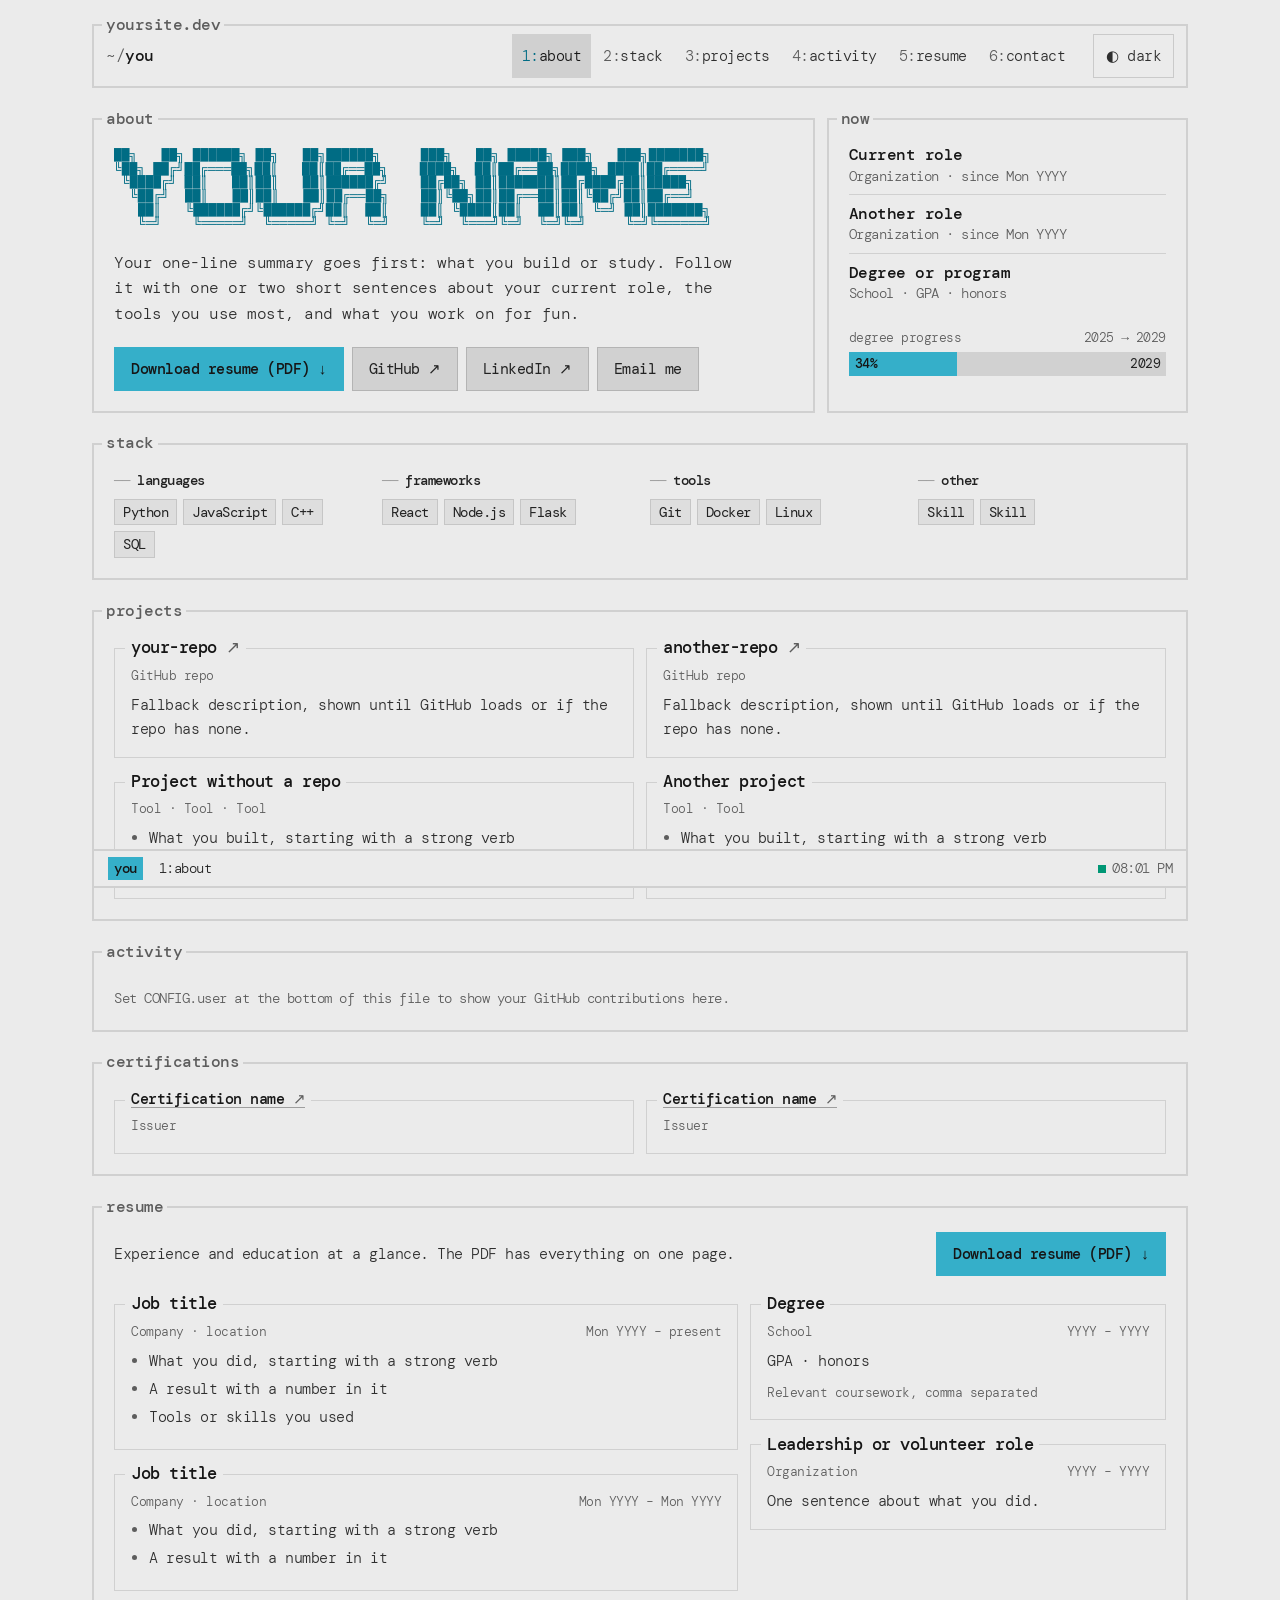
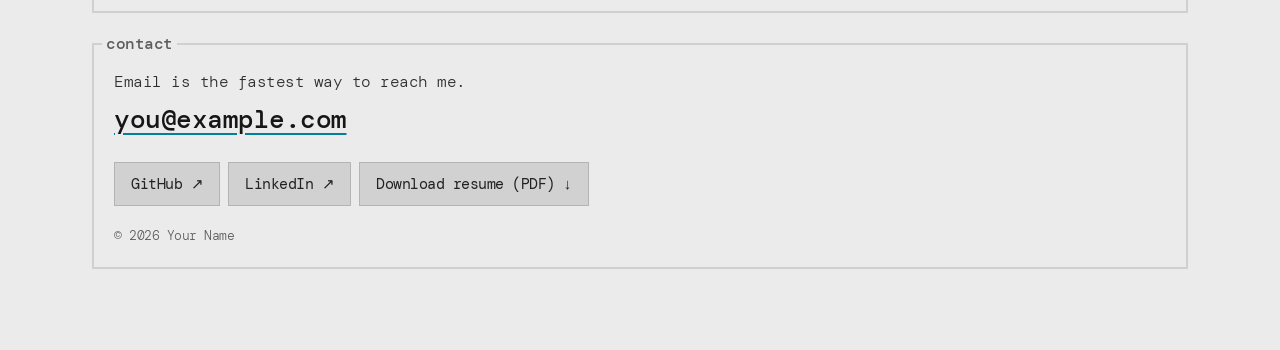
<file: design/system24-template/index.html>
<!DOCTYPE html>
<html lang="en">
<head>
  <meta charset="UTF-8">
  <meta name="viewport" content="width=device-width, initial-scale=1.0">
  <title>Your Name · what you do</title>
  <meta name="description" content="Your Name: one sentence about what you do.">
  <meta name="color-scheme" content="dark light">
  <meta name="theme-color" content="#1b1b1b">
  <!-- Set these to your own domain before publishing -->
  <link rel="canonical" href="https://example.com/">
  <meta property="og:title" content="Your Name · what you do">
  <meta property="og:description" content="One sentence about what you do.">
  <meta property="og:url" content="https://example.com/">
  <meta property="og:type" content="website">

  <script>
    // Apply a saved theme before first paint; with none saved, CSS follows the OS setting.
    (function () {
      var forced = new URLSearchParams(location.search).get('theme');
      var stored = null;
      try { stored = localStorage.getItem('theme'); } catch (e) {}
      var theme = forced || stored;
      if (theme === 'light' || theme === 'dark') document.documentElement.dataset.theme = theme;
    })();
  </script>

  <link rel="preconnect" href="https://fonts.googleapis.com">
  <link rel="preconnect" href="https://fonts.gstatic.com" crossorigin>
  <link href="https://fonts.googleapis.com/css2?family=DM+Mono:wght@300;400;500&display=swap" rel="stylesheet">
  <link rel="icon" href="data:image/svg+xml,%3Csvg xmlns='http://www.w3.org/2000/svg' viewBox='0 0 100 100'%3E%3Crect width='100' height='100' fill='%231b1b1b'/%3E%3Ctext x='50' y='66' font-size='44' text-anchor='middle' font-family='monospace' fill='%2378c4d8'%3E~%3C/text%3E%3C/svg%3E">
  <style>
    /* Portfolio template in the system24 style (github.com/refact0r/system24).
       To make it yours: search this file for "Your", "your-", "you@example.com" and "example.com",
       replace the placeholder text, and set CONFIG at the bottom (GitHub username, repos, degree dates).
       For a new ASCII banner, run your name through any figlet tool with the "ANSI Shadow" font.
       Tokens follow system24.theme.css and its light flavor, with the muted grays raised
       so every piece of text clears WCAG AA (4.5:1). --text-5 is for decoration only. */
    :root {
      --text-0: var(--bg-4);
      --text-1: oklch(95% 0 0);
      --text-2: oklch(85% 0 0);
      --text-3: oklch(75% 0 0);
      --text-4: oklch(64% 0 0);   /* 5.5:1 on --bg-4 */
      --text-5: oklch(40% 0 0);   /* decorative glyphs only */

      --bg-1: oklch(31% 0 0);
      --bg-2: oklch(27% 0 0);
      --bg-3: oklch(23% 0 0);
      --bg-4: oklch(19% 0 0);
      --hover: oklch(54% 0 0 / 0.1);
      --active: oklch(54% 0 0 / 0.2);

      --accent-1: oklch(75% 0.11 215);   /* links */
      --accent-2: oklch(70% 0.11 215);   /* hover borders, focus ring */
      --accent-3: oklch(65% 0.11 215);   /* primary button */
      --accent-4: oklch(60% 0.11 215);   /* primary button hover */
      --on-accent: var(--bg-4);
      --online: oklch(70% 0.12 170);
      --cal-0: var(--bg-2);
      --cal-1: oklch(38% 0.05 170);
      --cal-2: oklch(50% 0.08 170);
      --cal-3: oklch(60% 0.10 170);
      --cal-4: oklch(70% 0.12 170);

      --border: var(--active);
      --border-hover: var(--accent-2);
      --button-border: hsl(220, 0%, 100%, 0.12);

      --gap: 12px;
      --row-gap: 30px;
      --border-thickness: 2px;
      --border-hover-transition: 0.2s ease;
      --list-item-transition: 0.15s ease;
      --tap: 2.75rem;   /* 44px touch target */
    }

    /* system24 light flavor, blue accent darkened for contrast on light gray */
    :root[data-theme="light"] {
      --text-1: oklch(20% 0 0);
      --text-2: oklch(25% 0 0);
      --text-3: oklch(30% 0 0);
      --text-4: oklch(48% 0 0);   /* 5.5:1 on --bg-4 */
      --text-5: oklch(70% 0 0);
      --bg-1: oklch(82% 0 0);
      --bg-2: oklch(86% 0 0);
      --bg-3: oklch(90% 0 0);
      --bg-4: oklch(94% 0 0);
      --hover: oklch(50% 0 0 / 0.1);
      --active: oklch(50% 0 0 / 0.2);
      --accent-1: oklch(48% 0.11 215);
      --accent-2: oklch(55% 0.11 215);
      --accent-3: oklch(70% 0.11 215);
      --accent-4: oklch(65% 0.11 215);
      --on-accent: oklch(20% 0 0);
      --online: oklch(60% 0.12 170);
      --cal-0: var(--bg-2);
      --cal-1: oklch(85% 0.06 170);
      --cal-2: oklch(75% 0.09 170);
      --cal-3: oklch(65% 0.11 170);
      --cal-4: oklch(55% 0.12 170);
      --button-border: hsl(220, 0%, 0%, 0.14);
    }
    @media (prefers-color-scheme: light) {
      :root:not([data-theme="dark"]) {
        --text-1: oklch(20% 0 0);
        --text-2: oklch(25% 0 0);
        --text-3: oklch(30% 0 0);
        --text-4: oklch(48% 0 0);
        --text-5: oklch(70% 0 0);
        --bg-1: oklch(82% 0 0);
        --bg-2: oklch(86% 0 0);
        --bg-3: oklch(90% 0 0);
        --bg-4: oklch(94% 0 0);
        --hover: oklch(50% 0 0 / 0.1);
        --active: oklch(50% 0 0 / 0.2);
        --accent-1: oklch(48% 0.11 215);
        --accent-2: oklch(55% 0.11 215);
        --accent-3: oklch(70% 0.11 215);
        --accent-4: oklch(65% 0.11 215);
        --on-accent: oklch(20% 0 0);
        --online: oklch(60% 0.12 170);
        --cal-0: var(--bg-2);
        --cal-1: oklch(85% 0.06 170);
        --cal-2: oklch(75% 0.09 170);
        --cal-3: oklch(65% 0.11 170);
        --cal-4: oklch(55% 0.12 170);
        --button-border: hsl(220, 0%, 0%, 0.14);
      }
    }

    * { box-sizing: border-box; }
    html { scroll-behavior: smooth; scroll-padding-top: 1.5rem; scroll-padding-bottom: 4.5rem; }
    @media (prefers-reduced-motion: reduce) {
      html { scroll-behavior: auto; }
      *, *::before, *::after { transition: none !important; }
    }
    body {
      margin: 0;
      background: var(--bg-4);
      color: var(--text-3);
      font-family: 'DM Mono', ui-monospace, Consolas, monospace;
      font-weight: 300;
      font-size: 1rem;
      line-height: 1.6;
      letter-spacing: -0.05ch;
      -webkit-font-smoothing: antialiased;
    }
    a { color: var(--accent-1); text-decoration: none; }
    a:hover { text-decoration: underline; }
    strong, b { font-weight: 500; color: var(--text-2); }
    ::selection { background: var(--accent-3); color: var(--on-accent); }
    :focus-visible { outline: 3px solid var(--accent-2); outline-offset: 2px; }
    h1, h2, h3, p { margin: 0; font-size: inherit; }

    .skip {
      position: absolute;
      left: var(--gap);
      top: -100px;
      z-index: 50;
      padding: 10px 14px;
      background: var(--accent-3);
      color: var(--on-accent);
      font-weight: 500;
    }
    .skip:focus { top: var(--gap); }

    /* ---------- panels + labels ---------- */

    .panel {
      position: relative;
      min-width: 0;
      padding: 1.5rem 1.25rem 1.25rem;
      border: var(--border-thickness) solid var(--border);
      transition: border-color var(--border-hover-transition);
    }
    .panel:hover, .panel:focus-within { border-color: var(--border-hover); }
    .label {
      position: absolute;
      top: -0.7rem;
      left: 8px;
      padding: 0 4px;
      background: var(--bg-4);
      color: var(--text-4);
      font-weight: 500;
      font-size: 1rem;
      line-height: 1.2rem;
      transition: color var(--border-hover-transition);
    }
    .panel:hover > .label, .panel:focus-within > .label { color: var(--accent-1); }

    /* ---------- layout ---------- */

    .page {
      max-width: 1120px;
      margin: 0 auto;
      padding: 1.5rem var(--gap) var(--gap);
      display: grid;
      gap: var(--row-gap);
    }
    .grid {
      display: grid;
      grid-template-columns: minmax(0, 1fr);
      gap: var(--row-gap) var(--gap);
    }
    @media (min-width: 56.25em) {
      .grid { grid-template-columns: minmax(0, 2fr) minmax(0, 1fr); }
      .span-2 { grid-column: 1 / -1; }
    }

    /* top bar */
    .topbar {
      display: flex;
      flex-wrap: wrap;
      align-items: center;
      gap: 6px 18px;
      padding: 0.5rem 0.75rem;
    }
    .prompt { display: inline-flex; align-items: center; min-height: var(--tap); color: var(--text-1); font-weight: 500; white-space: nowrap; }
    .prompt .dim { color: var(--text-4); font-weight: 300; }
    .tabs { display: flex; flex-wrap: wrap; gap: 2px; margin-left: auto; }
    .tabs a {
      display: inline-flex;
      align-items: center;
      min-height: var(--tap);
      padding: 0 10px;
      color: var(--text-3);
      font-size: 0.9375rem;
      transition: background var(--list-item-transition), color var(--list-item-transition);
    }
    .tabs a .n { color: var(--text-4); }
    .tabs a:hover { background: var(--hover); color: var(--text-1); text-decoration: none; }
    .tabs a[aria-current] { background: var(--active); color: var(--text-1); }
    .tabs a[aria-current] .n { color: var(--accent-1); }
    .theme-btn {
      min-height: var(--tap);
      min-width: var(--tap);
      padding: 0 12px;
      background: transparent;
      border: 1px solid var(--button-border);
      color: var(--text-3);
      font: inherit;
      font-size: 0.9375rem;
      letter-spacing: inherit;
      cursor: pointer;
      transition: background var(--list-item-transition), color var(--list-item-transition);
    }
    .theme-btn:hover { background: var(--hover); color: var(--text-1); }

    /* about */
    .banner {
      margin: 0.25rem 0 1.25rem;
      color: var(--accent-1);
      font-family: 'DM Mono', ui-monospace, monospace;
      font-weight: 400;
      font-size: clamp(3.5px, 1.85vw, 13px);
      line-height: 1.05;
      letter-spacing: 0;
      white-space: pre;
      overflow: hidden;
    }
    @media (min-width: 56.25em) { .banner { font-size: clamp(5px, 1.2vw, 13px); } }
    .sr-only {
      position: absolute;
      width: 1px;
      height: 1px;
      margin: -1px;
      overflow: hidden;
      clip: rect(0 0 0 0);
      white-space: nowrap;
    }
    .intro { max-width: 62ch; color: var(--text-3); }
    .buttons { display: flex; flex-wrap: wrap; gap: 8px; margin-top: 1.25rem; }
    .btn {
      display: inline-flex;
      align-items: center;
      gap: 6px;
      min-height: var(--tap);
      padding: 0 16px;
      background: var(--bg-2);
      border: 1px solid var(--button-border);
      color: var(--text-2);
      font-size: 0.9375rem;
      font-weight: 400;
      transition: background var(--list-item-transition);
    }
    .btn:hover { background: var(--bg-1); text-decoration: none; }
    .btn:active { transform: translateY(1px); }
    .btn.primary { background: var(--accent-3); border-color: var(--accent-3); color: var(--on-accent); font-weight: 500; }
    .btn.primary:hover { background: var(--accent-4); border-color: var(--accent-4); }

    /* now */
    .now-list { list-style: none; margin: 0; padding: 0; }
    .now-list li { padding: 0.5rem 0; border-bottom: 1px solid var(--border); }
    .now-list li:first-child { padding-top: 0; }
    .now-list li:last-child { border-bottom: 0; }
    .now-role { color: var(--text-1); font-weight: 500; line-height: 1.35; }
    .now-org { color: var(--text-4); font-size: 0.875rem; line-height: 1.45; }
    .progress { margin-top: 1rem; }
    .progress-label { display: flex; justify-content: space-between; font-size: 0.8125rem; color: var(--text-4); margin-bottom: 4px; }
    .bar { position: relative; height: 24px; background: var(--bg-2); font-size: 0.8125rem; line-height: 24px; overflow: hidden; }
    .bar-fill { position: absolute; inset: 0 auto 0 0; background: var(--accent-3); }
    .bar-text { position: absolute; inset: 0; display: flex; justify-content: space-between; padding: 0 6px; color: var(--text-2); font-weight: 400; }
    .bar-text .done { color: var(--on-accent); font-weight: 500; }

    /* stack */
    .stack-grid { display: grid; grid-template-columns: repeat(auto-fill, minmax(min(100%, 14rem), 1fr)); gap: 1.25rem; }
    .stack-head { color: var(--text-2); font-size: 0.875rem; font-weight: 500; margin-bottom: 8px; }
    .stack-head::before { content: "── "; color: var(--text-5); font-weight: 300; }
    .chips { display: flex; flex-wrap: wrap; gap: 6px; list-style: none; margin: 0; padding: 0; }
    .chip {
      padding: 1px 8px;
      background: var(--bg-3);
      border: 1px solid var(--border);
      color: var(--text-2);
      font-size: 0.875rem;
      font-weight: 400;
    }

    /* cards (inner boxes) */
    .cards { display: grid; grid-template-columns: repeat(auto-fill, minmax(min(100%, 24rem), 1fr)); gap: var(--gap); }
    /* The top edge is drawn by the title row (line, title, line), so long titles can wrap
       while the first line stays on the border. */
    .card {
      margin-top: 0.75rem;
      padding: 0 1rem 1rem;
      border: 1px solid var(--border);
      border-top: 0;
      transition: border-color var(--border-hover-transition);
    }
    .card:hover, .card:focus-within { border-color: var(--border-hover); }
    .card-title {
      display: flex;
      align-items: flex-start;
      gap: 6px;
      margin: -0.7em -1rem 0.375rem;
      color: var(--text-1);
      font-size: 1.0625rem;
      font-weight: 500;
      line-height: 1.4;
    }
    .card-title::before,
    .card-title::after {
      content: "";
      height: 1px;
      margin-top: 0.7em;
      background: var(--border);
      transition: background var(--border-hover-transition);
    }
    .card-title::before { flex: 0 0 10px; }
    .card-title::after { flex: 1 1 0; min-width: 12px; }
    .card:hover > .card-title::before, .card:hover > .card-title::after,
    .card:focus-within > .card-title::before, .card:focus-within > .card-title::after { background: var(--border-hover); }
    .card-top { display: flex; flex-wrap: wrap; justify-content: space-between; gap: 2px 12px; align-items: baseline; }
    .card-kicker { color: var(--text-4); font-size: 0.8125rem; }
    .card-title a { min-width: 0; color: var(--text-1); }
    .card-title a::after { content: " ↗"; color: var(--text-4); }
    .card-title a:hover { color: var(--accent-1); }
    .card-desc { margin-top: 6px; color: var(--text-3); font-size: 0.9375rem; max-width: 70ch; }
    .card-desc:empty { display: none; }
    .card ul { margin: 6px 0 0; padding-left: 18px; font-size: 0.9375rem; }
    .card li { margin: 4px 0; }
    .card li::marker { color: var(--text-4); }
    .card-foot { margin-top: 10px; color: var(--text-4); font-size: 0.8125rem; }
    .card-foot:empty { display: none; }
    .when { color: var(--text-4); font-size: 0.8125rem; white-space: nowrap; }

    .cert-list { display: grid; grid-template-columns: repeat(auto-fill, minmax(min(100%, 24rem), 1fr)); gap: 0 var(--gap); list-style: none; margin: 0; padding: 0; }
    .cert-list .card-title { font-size: 0.9375rem; }
    .cert-list .card-title a { text-decoration: underline; text-decoration-color: var(--text-5); text-underline-offset: 3px; }
    .cert-list .card-title a:hover { text-decoration-color: currentColor; }
    .cert-issuer { color: var(--text-4); font-size: 0.8125rem; }

    /* activity */
    .calendar-scroll { overflow-x: auto; padding-bottom: 4px; }
    .calendar {
      display: grid;
      grid-template-rows: repeat(7, 9px);
      grid-auto-flow: column;
      grid-auto-columns: 9px;
      gap: 3px;
      width: max-content;
    }
    .calendar i { background: var(--cal-0); }
    .calendar i[data-l="1"] { background: var(--cal-1); }
    .calendar i[data-l="2"] { background: var(--cal-2); }
    .calendar i[data-l="3"] { background: var(--cal-3); }
    .calendar i[data-l="4"] { background: var(--cal-4); }
    .activity-summary { margin-top: 10px; color: var(--text-4); font-size: 0.875rem; }
    .activity-summary a { text-decoration: underline; text-underline-offset: 3px; }

    /* resume */
    .resume-head { display: flex; flex-wrap: wrap; justify-content: space-between; align-items: center; gap: 12px; margin-bottom: 1rem; }
    .resume-head p { color: var(--text-3); font-size: 0.9375rem; }
    .resume-cols { display: grid; grid-template-columns: minmax(0, 1fr); gap: var(--gap); }
    @media (min-width: 56.25em) { .resume-cols { grid-template-columns: minmax(0, 3fr) minmax(0, 2fr); } }
    .resume-col { display: grid; gap: var(--gap); align-content: start; }

    /* contact */
    .contact-lead { color: var(--text-3); }
    .contact-mail {
      display: inline-block;
      margin: 4px 0 2px;
      color: var(--text-1);
      font-size: clamp(1.125rem, 3vw, 1.625rem);
      font-weight: 500;
      overflow-wrap: anywhere;
      text-decoration: underline;
      text-decoration-color: var(--accent-2);
      text-underline-offset: 5px;
    }
    .contact-mail:hover { color: var(--accent-1); }
    .fineprint { margin-top: 1.25rem; color: var(--text-4); font-size: 0.8125rem; }

    /* status bar */
    .statusbar {
      display: flex;
      align-items: center;
      gap: 16px;
      padding: 6px 14px;
      background: var(--bg-4);
      font-size: 0.875rem;
      color: var(--text-4);
      z-index: 10;
    }
    .statusbar .session { color: var(--on-accent); background: var(--accent-3); padding: 0 6px; font-weight: 500; }
    .statusbar .current { color: var(--text-2); }
    .statusbar .right { margin-left: auto; white-space: nowrap; }
    .statusbar .right .dot { display: inline-block; width: 8px; height: 8px; margin-right: 6px; background: var(--online); }
    /* Sticky only where there is room; on phones it would cover content. */
    @media (min-width: 40em) { .statusbar { position: sticky; bottom: var(--gap); } }

    @media (max-width: 40em) {
      .panel { padding: 1.375rem 0.875rem 0.875rem; }
      .tabs { margin-left: 0; }
    }
  </style>
</head>
<body>

  <a class="skip" href="#main">Skip to content</a>

  <div class="page">

    <header class="topbar panel">
      <span class="label" aria-hidden="true">yoursite.dev</span>
      <a class="prompt" href="#about"><span class="dim">~/</span>you</a>
      <nav class="tabs" aria-label="Main">
        <a href="#about"><span class="n" aria-hidden="true">1:</span>about</a>
        <a href="#stack"><span class="n" aria-hidden="true">2:</span>stack</a>
        <a href="#projects"><span class="n" aria-hidden="true">3:</span>projects</a>
        <a href="#activity"><span class="n" aria-hidden="true">4:</span>activity</a>
        <a href="#resume"><span class="n" aria-hidden="true">5:</span>resume</a>
        <a href="#contact"><span class="n" aria-hidden="true">6:</span>contact</a>
      </nav>
      <button class="theme-btn" id="theme-toggle" type="button" aria-label="Switch to light theme">◐ light</button>
    </header>

    <main class="grid" id="main">

      <section class="panel" id="about" aria-labelledby="name">
        <span class="label" aria-hidden="true">about</span>
        <pre class="banner" aria-hidden="true">██╗   ██╗ ██████╗ ██╗   ██╗██████╗     ███╗   ██╗ █████╗ ███╗   ███╗███████╗
╚██╗ ██╔╝██╔═══██╗██║   ██║██╔══██╗    ████╗  ██║██╔══██╗████╗ ████║██╔════╝
 ╚████╔╝ ██║   ██║██║   ██║██████╔╝    ██╔██╗ ██║███████║██╔████╔██║█████╗
  ╚██╔╝  ██║   ██║██║   ██║██╔══██╗    ██║╚██╗██║██╔══██║██║╚██╔╝██║██╔══╝
   ██║   ╚██████╔╝╚██████╔╝██║  ██║    ██║ ╚████║██║  ██║██║ ╚═╝ ██║███████╗
   ╚═╝    ╚═════╝  ╚═════╝ ╚═╝  ╚═╝    ╚═╝  ╚═══╝╚═╝  ╚═╝╚═╝     ╚═╝╚══════╝</pre>
        <h1 class="sr-only" id="name">Your Name</h1>
        <p class="intro">
          Your one-line summary goes first: what you build or study. Follow it with one or two short
          sentences about your current role, the tools you use most, and what you work on for fun.
        </p>
        <div class="buttons">
          <a class="btn primary" href="resume.pdf" target="_blank" rel="noopener noreferrer">Download resume (PDF) ↓</a>
          <a class="btn" href="https://github.com/your-username" target="_blank" rel="noopener noreferrer">GitHub ↗</a>
          <a class="btn" href="https://www.linkedin.com/in/your-profile/" target="_blank" rel="noopener noreferrer">LinkedIn ↗</a>
          <a class="btn" href="mailto:you@example.com">Email me</a>
        </div>
      </section>

      <aside class="panel" aria-labelledby="now-h">
        <h2 class="label" id="now-h">now</h2>
        <ul class="now-list">
          <li><div class="now-role">Current role</div><div class="now-org">Organization · since Mon YYYY</div></li>
          <li><div class="now-role">Another role</div><div class="now-org">Organization · since Mon YYYY</div></li>
          <li><div class="now-role">Degree or program</div><div class="now-org">School · GPA · honors</div></li>
        </ul>
        <div class="progress">
          <div class="progress-label"><span>degree progress</span><span id="degree-range">start → end</span></div>
          <div class="bar" id="degree-bar" role="progressbar" aria-label="Degree progress" aria-valuemin="0" aria-valuemax="100">
            <div class="bar-fill" id="degree-fill"></div>
            <div class="bar-text" aria-hidden="true"><span class="done" id="degree-pct">--%</span><span id="degree-end">end</span></div>
          </div>
        </div>
      </aside>

      <section class="panel span-2" id="stack" aria-labelledby="stack-h">
        <h2 class="label" id="stack-h">stack</h2>
        <div class="stack-grid">
          <div>
            <h3 class="stack-head">languages</h3>
            <ul class="chips"><li class="chip">Python</li><li class="chip">JavaScript</li><li class="chip">C++</li><li class="chip">SQL</li></ul>
          </div>
          <div>
            <h3 class="stack-head">frameworks</h3>
            <ul class="chips"><li class="chip">React</li><li class="chip">Node.js</li><li class="chip">Flask</li></ul>
          </div>
          <div>
            <h3 class="stack-head">tools</h3>
            <ul class="chips"><li class="chip">Git</li><li class="chip">Docker</li><li class="chip">Linux</li></ul>
          </div>
          <div>
            <h3 class="stack-head">other</h3>
            <ul class="chips"><li class="chip">Skill</li><li class="chip">Skill</li></ul>
          </div>
        </div>
      </section>

      <section class="panel span-2" id="projects" aria-labelledby="projects-h">
        <h2 class="label" id="projects-h">projects</h2>
        <div class="cards">
          <!-- Cards with data-repo fill in description, language, stars and "updated" from GitHub.
               List the same repo names in CONFIG.repos. -->
          <article class="card" data-repo="your-repo">
            <h3 class="card-title"><a href="https://github.com/your-username/your-repo" target="_blank" rel="noopener noreferrer">your-repo</a></h3>
            <div class="card-top"><span class="card-kicker">GitHub repo</span><span class="when" data-slot="updated"></span></div>
            <p class="card-desc" data-slot="desc">Fallback description, shown until GitHub loads or if the repo has none.</p>
            <p class="card-foot" data-slot="meta"></p>
          </article>
          <article class="card" data-repo="another-repo">
            <h3 class="card-title"><a href="https://github.com/your-username/another-repo" target="_blank" rel="noopener noreferrer">another-repo</a></h3>
            <div class="card-top"><span class="card-kicker">GitHub repo</span><span class="when" data-slot="updated"></span></div>
            <p class="card-desc" data-slot="desc">Fallback description, shown until GitHub loads or if the repo has none.</p>
            <p class="card-foot" data-slot="meta"></p>
          </article>
          <article class="card">
            <h3 class="card-title">Project without a repo</h3>
            <div class="card-top"><span class="card-kicker">Tool · Tool · Tool</span></div>
            <ul>
              <li>What you built, starting with a strong verb</li>
              <li>A result with a number in it</li>
            </ul>
          </article>
          <article class="card">
            <h3 class="card-title">Another project</h3>
            <div class="card-top"><span class="card-kicker">Tool · Tool</span></div>
            <ul>
              <li>What you built, starting with a strong verb</li>
              <li>A result with a number in it</li>
            </ul>
          </article>
        </div>
      </section>

      <section class="panel span-2" id="activity" aria-labelledby="activity-h">
        <h2 class="label" id="activity-h">activity</h2>
        <div class="calendar-scroll"><div id="calendar" class="calendar" aria-hidden="true"></div></div>
        <p class="activity-summary" id="activity-summary" aria-live="polite">Loading GitHub contributions…</p>
      </section>

      <section class="panel span-2" id="certifications" aria-labelledby="certs-h">
        <h2 class="label" id="certs-h">certifications</h2>
        <ul class="cert-list">
          <li class="card"><h3 class="card-title"><a href="https://example.com/verify" target="_blank" rel="noopener noreferrer">Certification name</a></h3><div class="cert-issuer">Issuer</div></li>
          <li class="card"><h3 class="card-title"><a href="https://example.com/verify" target="_blank" rel="noopener noreferrer">Certification name</a></h3><div class="cert-issuer">Issuer</div></li>
        </ul>
      </section>

      <section class="panel span-2" id="resume" aria-labelledby="resume-h">
        <h2 class="label" id="resume-h">resume</h2>
        <div class="resume-head">
          <p>Experience and education at a glance. The PDF has everything on one page.</p>
          <a class="btn primary" href="resume.pdf" target="_blank" rel="noopener noreferrer">Download resume (PDF) ↓</a>
        </div>
        <div class="resume-cols">
          <div class="resume-col">
            <article class="card">
              <h3 class="card-title">Job title</h3>
              <div class="card-top"><span class="card-kicker">Company · location</span><span class="when">Mon YYYY – present</span></div>
              <ul>
                <li>What you did, starting with a strong verb</li>
                <li>A result with a number in it</li>
                <li>Tools or skills you used</li>
              </ul>
            </article>
            <article class="card">
              <h3 class="card-title">Job title</h3>
              <div class="card-top"><span class="card-kicker">Company · location</span><span class="when">Mon YYYY – Mon YYYY</span></div>
              <ul>
                <li>What you did, starting with a strong verb</li>
                <li>A result with a number in it</li>
              </ul>
            </article>
          </div>
          <div class="resume-col">
            <article class="card">
              <h3 class="card-title">Degree</h3>
              <div class="card-top"><span class="card-kicker">School</span><span class="when">YYYY – YYYY</span></div>
              <p class="card-desc">GPA · honors</p>
              <p class="card-foot">Relevant coursework, comma separated</p>
            </article>
            <article class="card">
              <h3 class="card-title">Leadership or volunteer role</h3>
              <div class="card-top"><span class="card-kicker">Organization</span><span class="when">YYYY – YYYY</span></div>
              <p class="card-desc">One sentence about what you did.</p>
            </article>
          </div>
        </div>
      </section>

    </main>

    <footer class="panel" id="contact" aria-labelledby="contact-h">
      <h2 class="label" id="contact-h">contact</h2>
      <p class="contact-lead">Email is the fastest way to reach me.</p>
      <a class="contact-mail" href="mailto:you@example.com">you@example.com</a>
      <div class="buttons">
        <a class="btn" href="https://github.com/your-username" target="_blank" rel="noopener noreferrer">GitHub ↗</a>
        <a class="btn" href="https://www.linkedin.com/in/your-profile/" target="_blank" rel="noopener noreferrer">LinkedIn ↗</a>
        <a class="btn" href="resume.pdf" target="_blank" rel="noopener noreferrer">Download resume (PDF) ↓</a>
      </div>
      <p class="fineprint">© <span id="year">2026</span> Your Name</p>
    </footer>

    <div class="statusbar panel" aria-hidden="true">
      <span class="session">you</span>
      <span class="current" id="status-current">1:about</span>
      <span class="right"><span class="dot"></span><span id="clock">--:--</span></span>
    </div>

  </div>

  <script>
    (function () {
      'use strict';

      // Edit these. Leave user empty to skip the GitHub repo stats and contribution calendar.
      var CONFIG = {
        user: '',                              // GitHub username, e.g. 'octocat'
        repos: ['your-repo', 'another-repo'],  // repos shown as live cards (match data-repo)
        repoCacheTtl: 30 * 60 * 1000,
        calendarCacheTtl: 60 * 60 * 1000,
        degreeStart: '2025-08-25',             // delete the progress block in the "now" panel if unused
        degreeEnd: '2029-05-20'
      };

      /* ---------- theme ---------- */

      var toggle = document.getElementById('theme-toggle');
      var prefersLight = window.matchMedia('(prefers-color-scheme: light)');
      function currentTheme() {
        return document.documentElement.dataset.theme || (prefersLight.matches ? 'light' : 'dark');
      }
      function applyToggleLabel() {
        var next = currentTheme() === 'dark' ? 'light' : 'dark';
        toggle.textContent = '◐ ' + next;
        toggle.setAttribute('aria-label', 'Switch to ' + next + ' theme');
      }
      toggle.addEventListener('click', function () {
        var next = currentTheme() === 'dark' ? 'light' : 'dark';
        document.documentElement.dataset.theme = next;
        try { localStorage.setItem('theme', next); } catch (e) {}
        applyToggleLabel();
      });
      prefersLight.addEventListener('change', applyToggleLabel);
      applyToggleLabel();

      document.getElementById('year').textContent = new Date().getFullYear();

      /* ---------- tabs: scroll spy ---------- */

      var tabs = Array.prototype.slice.call(document.querySelectorAll('.tabs a'));
      var targets = tabs.map(function (a) { return document.querySelector(a.getAttribute('href')); });
      var statusCurrent = document.getElementById('status-current');

      function setCurrent(i) {
        tabs.forEach(function (a, j) {
          if (i === j) a.setAttribute('aria-current', 'location');
          else a.removeAttribute('aria-current');
        });
        statusCurrent.textContent = tabs[i].textContent;
      }

      function spy() {
        var line = window.innerHeight * 0.35;
        var idx = 0;
        targets.forEach(function (t, i) { if (t.getBoundingClientRect().top <= line) idx = i; });
        if (window.innerHeight + window.scrollY >= document.body.scrollHeight - 4) idx = targets.length - 1;
        setCurrent(idx);
      }
      window.addEventListener('scroll', spy, { passive: true });
      spy();

      /* ---------- clock + degree progress ---------- */

      var clock = document.getElementById('clock');
      function tick() {
        clock.textContent = new Date().toLocaleTimeString([], { hour: '2-digit', minute: '2-digit' });
      }
      tick();
      setInterval(tick, 15000);

      (function () {
        var start = new Date(CONFIG.degreeStart).getTime();
        var end = new Date(CONFIG.degreeEnd).getTime();
        var pct = Math.max(0, Math.min(100, Math.round((Date.now() - start) / (end - start) * 100)));
        document.getElementById('degree-fill').style.width = pct + '%';
        document.getElementById('degree-pct').textContent = pct + '%';
        var bar = document.getElementById('degree-bar');
        bar.setAttribute('aria-valuenow', String(pct));
        var startYear = CONFIG.degreeStart.slice(0, 4);
        var endYear = CONFIG.degreeEnd.slice(0, 4);
        document.getElementById('degree-range').textContent = startYear + ' → ' + endYear;
        document.getElementById('degree-end').textContent = endYear;
        bar.setAttribute('aria-valuetext', pct + '% of the way to a ' + endYear + ' graduation');
      })();

      /* ---------- cache helper ---------- */

      function cacheGet(key, ttl) {
        try {
          var raw = localStorage.getItem(key);
          if (!raw) return null;
          var entry = JSON.parse(raw);
          return { data: entry.data, fresh: (Date.now() - entry.t) < ttl };
        } catch (e) { return null; }
      }
      function cacheSet(key, data) {
        try { localStorage.setItem(key, JSON.stringify({ t: Date.now(), data: data })); } catch (e) {}
      }

      /* ---------- repos ---------- */

      function relTime(iso) {
        var s = (Date.now() - new Date(iso).getTime()) / 1000;
        var steps = [[31536000, 'y'], [2592000, 'mo'], [604800, 'w'], [86400, 'd'], [3600, 'h'], [60, 'm']];
        for (var i = 0; i < steps.length; i++) {
          if (s >= steps[i][0]) return Math.floor(s / steps[i][0]) + steps[i][1] + ' ago';
        }
        return 'just now';
      }

      function renderRepos(repos) {
        var byName = {};
        repos.forEach(function (r) { byName[r.name.toLowerCase()] = r; });
        document.querySelectorAll('[data-repo]').forEach(function (card) {
          var repo = byName[card.dataset.repo.toLowerCase()];
          if (!repo) return;
          if (repo.description) card.querySelector('[data-slot="desc"]').textContent = repo.description;
          var parts = [];
          if (repo.language) parts.push(repo.language);
          if (repo.stargazers_count > 0) parts.push(repo.stargazers_count + (repo.stargazers_count === 1 ? ' star' : ' stars'));
          if (repo.forks_count > 0) parts.push(repo.forks_count + (repo.forks_count === 1 ? ' fork' : ' forks'));
          card.querySelector('[data-slot="meta"]').textContent = parts.join(' · ');
          card.querySelector('[data-slot="updated"]').textContent = 'updated ' + relTime(repo.pushed_at);
        });
      }

      function loadRepos() {
        var cached = cacheGet('gh-repos-v3', CONFIG.repoCacheTtl);
        if (cached && cached.fresh) { renderRepos(cached.data); return; }
        fetch('https://api.github.com/users/' + CONFIG.user + '/repos?per_page=100')
          .then(function (res) { if (!res.ok) throw new Error('HTTP ' + res.status); return res.json(); })
          .then(function (all) {
            var wanted = all.filter(function (r) {
              return CONFIG.repos.some(function (n) { return n.toLowerCase() === r.name.toLowerCase(); });
            });
            cacheSet('gh-repos-v3', wanted);
            renderRepos(wanted);
          })
          .catch(function () { if (cached) renderRepos(cached.data); });
      }

      /* ---------- contribution calendar ---------- */

      var calendar = document.getElementById('calendar');
      var summary = document.getElementById('activity-summary');
      var profile = '<a href="https://github.com/' + CONFIG.user + '" target="_blank" rel="noopener noreferrer">github.com/' + CONFIG.user + '</a>';

      function renderCalendar(payload) {
        var days = payload.contributions;
        var frag = document.createDocumentFragment();
        var firstDow = new Date(days[0].date + 'T00:00:00').getDay();
        for (var p = 0; p < firstDow; p++) {
          var pad = document.createElement('i');
          pad.style.visibility = 'hidden';
          frag.appendChild(pad);
        }
        days.forEach(function (d) {
          var cell = document.createElement('i');
          if (d.level > 0) cell.dataset.l = String(d.level);
          cell.title = d.date + ' · ' + d.count + (d.count === 1 ? ' contribution' : ' contributions');
          frag.appendChild(cell);
        });
        calendar.textContent = '';
        calendar.appendChild(frag);
        var total = payload.total && payload.total.lastYear !== undefined
          ? payload.total.lastYear
          : days.reduce(function (sum, d) { return sum + d.count; }, 0);
        summary.innerHTML = total + ' GitHub contributions in the last 12 months · ' + profile;
        var scroller = calendar.parentElement;
        scroller.scrollLeft = scroller.scrollWidth;
      }

      function loadCalendar() {
        var cached = cacheGet('gh-cal-v3', CONFIG.calendarCacheTtl);
        if (cached && cached.fresh) { renderCalendar(cached.data); return; }
        fetch('https://github-contributions-api.jogruber.de/v4/' + CONFIG.user + '?y=last')
          .then(function (res) { if (!res.ok) throw new Error('HTTP ' + res.status); return res.json(); })
          .then(function (data) {
            if (!data.contributions || !data.contributions.length) throw new Error('empty');
            cacheSet('gh-cal-v3', data);
            renderCalendar(data);
          })
          .catch(function () {
            if (cached) { renderCalendar(cached.data); return; }
            calendar.parentElement.hidden = true;
            summary.innerHTML = 'The contribution calendar is unavailable right now. See ' + profile + '.';
          });
      }

      if (CONFIG.user) {
        loadRepos();
        loadCalendar();
      } else {
        calendar.parentElement.hidden = true;
        summary.textContent = 'Set CONFIG.user at the bottom of this file to show your GitHub contributions here.';
      }
    })();
  </script>
</body>
</html>
</file>
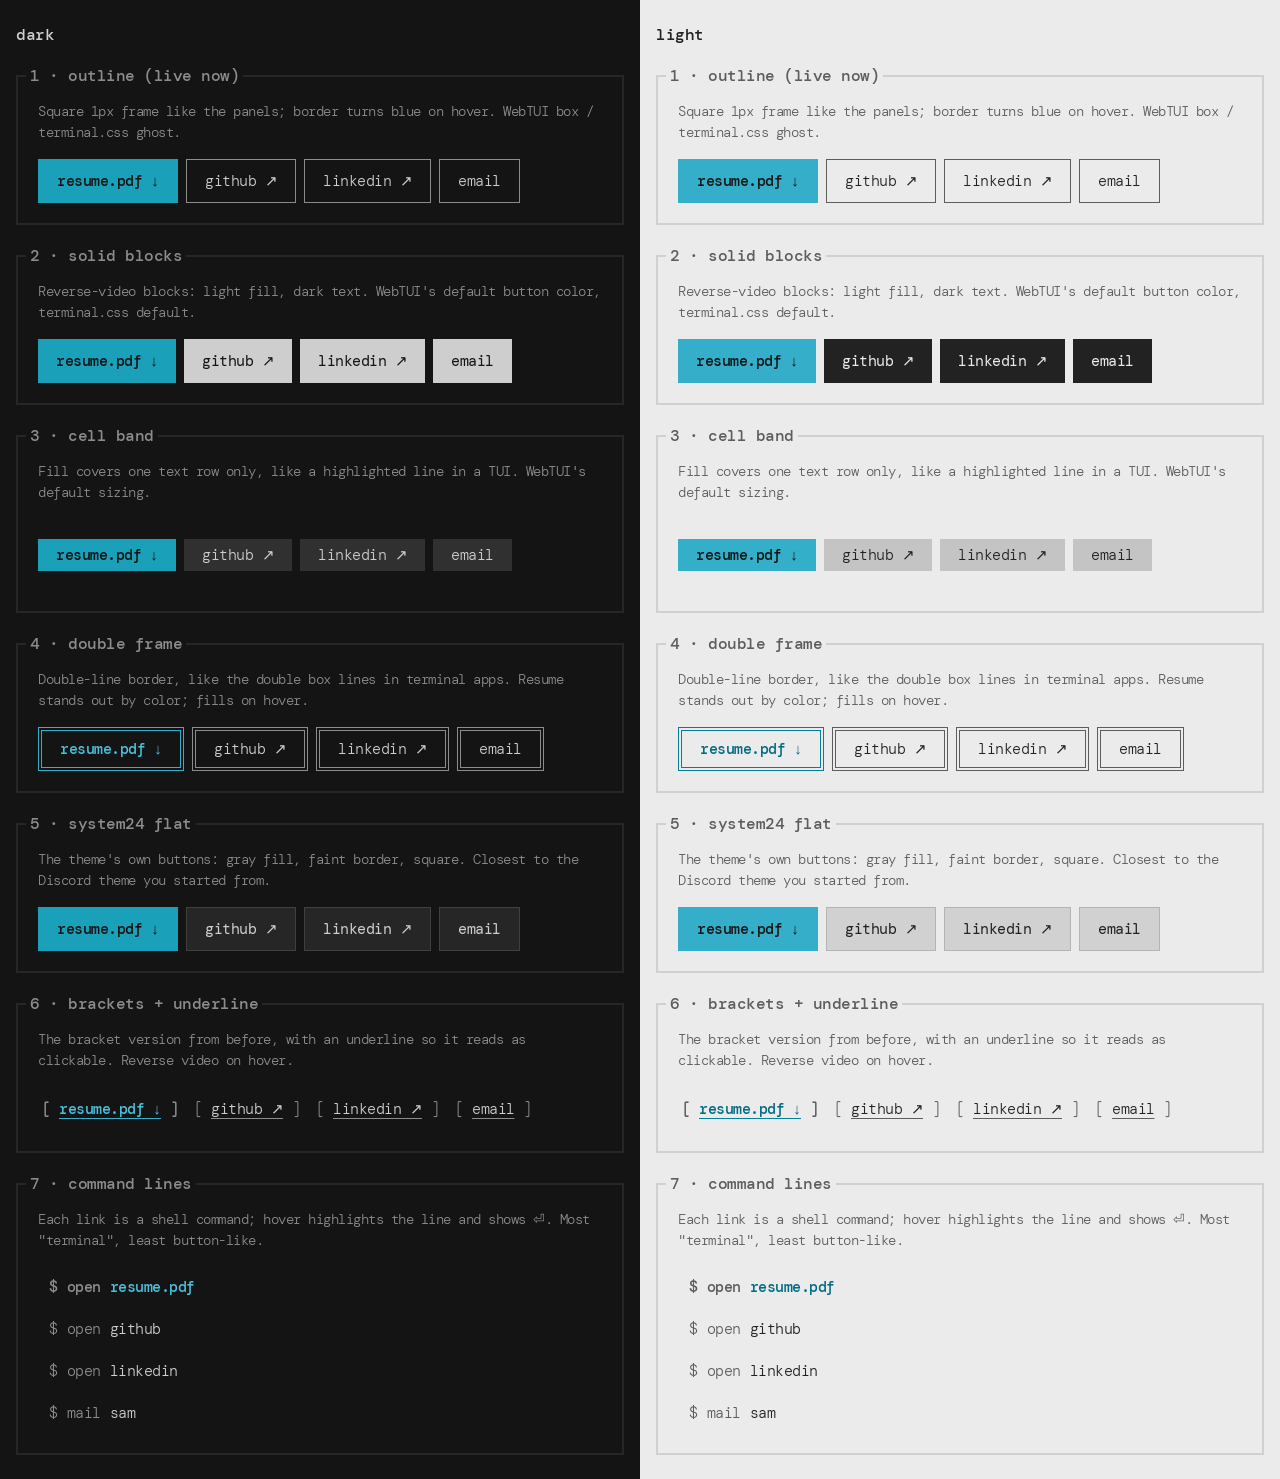
<file: design/button-options.html>
<!DOCTYPE html>
<html lang="en">
<head>
  <meta charset="UTF-8">
  <meta name="viewport" content="width=device-width, initial-scale=1.0">
  <title>Button options</title>
  <link rel="preconnect" href="https://fonts.googleapis.com">
  <link rel="preconnect" href="https://fonts.gstatic.com" crossorigin>
  <link href="https://fonts.googleapis.com/css2?family=DM+Mono:wght@300;400;500&display=swap" rel="stylesheet">
  <style>
    /* Side-by-side button options for the sambawa.dev holding page, in both themes.
       Tokens copied from public/index.html. Hover and click each one to compare. */
    .dark {
      --text-1: oklch(95% 0 0); --text-2: oklch(85% 0 0); --text-3: oklch(75% 0 0); --text-4: oklch(64% 0 0);
      --bg-1: oklch(31% 0 0); --bg-2: oklch(27% 0 0); --bg-3: oklch(23% 0 0); --bg-4: oklch(19% 0 0);
      --hover: oklch(54% 0 0 / 0.1); --active: oklch(54% 0 0 / 0.2);
      --accent-1: oklch(75% 0.11 215); --accent-2: oklch(70% 0.11 215); --accent-3: oklch(65% 0.11 215); --accent-4: oklch(60% 0.11 215);
      --on-accent: var(--bg-4);
      --button-border: hsl(220, 0%, 100%, 0.12);
    }
    .light {
      --text-1: oklch(20% 0 0); --text-2: oklch(25% 0 0); --text-3: oklch(30% 0 0); --text-4: oklch(48% 0 0);
      --bg-1: oklch(82% 0 0); --bg-2: oklch(86% 0 0); --bg-3: oklch(90% 0 0); --bg-4: oklch(94% 0 0);
      --hover: oklch(50% 0 0 / 0.1); --active: oklch(50% 0 0 / 0.2);
      --accent-1: oklch(48% 0.11 215); --accent-2: oklch(55% 0.11 215); --accent-3: oklch(70% 0.11 215); --accent-4: oklch(65% 0.11 215);
      --on-accent: oklch(20% 0 0);
      --button-border: hsl(220, 0%, 0%, 0.14);
    }

    * { box-sizing: border-box; }
    body { margin: 0; font-family: 'DM Mono', ui-monospace, Consolas, monospace; font-weight: 300; letter-spacing: -0.05ch; background: oklch(19% 0 0); }
    .themes { display: grid; grid-template-columns: repeat(auto-fit, minmax(min(100%, 34rem), 1fr)); }
    .theme { background: var(--bg-4); color: var(--text-3); padding: 1.5rem 16px; display: grid; gap: 30px; align-content: start; }
    .theme > h1 { margin: 0; font-size: 1rem; font-weight: 500; color: var(--text-2); }
    a { text-decoration: none; }

    .panel { position: relative; padding: 1.5rem 1.25rem 1.25rem; border: 2px solid var(--active); transition: border-color 0.2s ease; }
    .panel:hover { border-color: var(--accent-2); }
    .label { position: absolute; top: -0.7rem; left: 8px; padding: 0 4px; background: var(--bg-4); color: var(--text-4); font-weight: 500; line-height: 1.2rem; }
    .panel:hover > .label { color: var(--accent-1); }
    .note { margin: 0 0 1rem; font-size: 0.875rem; color: var(--text-4); line-height: 1.5; }
    .row { display: flex; flex-wrap: wrap; gap: 8px; }

    /* shared base */
    .b {
      display: inline-flex; align-items: center; min-height: 2.75rem; padding: 0 2ch;
      font: inherit; font-size: 0.9375rem; letter-spacing: inherit; color: var(--text-2);
      background: transparent; border: 0; cursor: pointer;
      transition: background 0.15s ease, color 0.15s ease, border-color 0.2s ease;
    }
    .b:focus-visible { outline: 3px solid var(--accent-2); outline-offset: 2px; }

    /* 1. outline (live now) */
    .o1 .b { border: 1px solid var(--text-4); }
    .o1 .b:hover { border-color: var(--accent-2); color: var(--accent-1); background: var(--hover); }
    .o1 .b.p { background: var(--accent-3); border-color: var(--accent-3); color: var(--on-accent); font-weight: 500; }
    .o1 .b.p:hover { background: var(--accent-4); border-color: var(--accent-4); }
    .o1 .b:active { background: var(--text-2); border-color: var(--text-2); color: var(--bg-4); }

    /* 2. solid reverse-video blocks */
    .o2 .b { background: var(--text-2); color: var(--bg-4); font-weight: 400; }
    .o2 .b:hover { background: var(--text-1); }
    .o2 .b.p { background: var(--accent-3); color: var(--on-accent); font-weight: 500; }
    .o2 .b.p:hover { background: var(--accent-4); }
    .o2 .b:active { background: transparent; color: var(--text-2); box-shadow: inset 0 0 0 1px var(--text-2); }

    /* 3. one-line cell band (WebTUI default: fill covers only the middle text row) */
    .o3 .b { min-height: 3lh; line-height: 1.6;
      background-image: linear-gradient(to bottom, transparent 0.85lh, var(--bg-1) 0.85lh, var(--bg-1) calc(100% - 0.85lh), transparent calc(100% - 0.85lh)); }
    .o3 .b:hover { background-image: linear-gradient(to bottom, transparent 0.85lh, var(--text-2) 0.85lh, var(--text-2) calc(100% - 0.85lh), transparent calc(100% - 0.85lh)); color: var(--bg-4); }
    .o3 .b.p { color: var(--on-accent); font-weight: 500;
      background-image: linear-gradient(to bottom, transparent 0.85lh, var(--accent-3) 0.85lh, var(--accent-3) calc(100% - 0.85lh), transparent calc(100% - 0.85lh)); }
    .o3 .b.p:hover { background-image: linear-gradient(to bottom, transparent 0.85lh, var(--accent-4) 0.85lh, var(--accent-4) calc(100% - 0.85lh), transparent calc(100% - 0.85lh)); }

    /* 4. double-line box (like ═══ box-drawing frames) */
    .o4 .b { border: 4px double var(--text-4); }
    .o4 .b:hover { border-color: var(--accent-2); color: var(--accent-1); }
    .o4 .b.p { border-color: var(--accent-2); color: var(--accent-1); font-weight: 500; }
    .o4 .b.p:hover { background: var(--accent-3); border-color: var(--accent-3); color: var(--on-accent); }
    .o4 .b:active { background: var(--text-2); border-color: var(--text-2); color: var(--bg-4); }

    /* 5. system24 flat (the theme's own buttons: filled, thin border, square) */
    .o5 .b { background: var(--bg-2); border: 1px solid var(--button-border); color: var(--text-2); font-weight: 400; }
    .o5 .b:hover { background: var(--bg-1); }
    .o5 .b.p { background: var(--accent-3); border-color: var(--accent-3); color: var(--on-accent); font-weight: 500; }
    .o5 .b.p:hover { background: var(--accent-4); }
    .o5 .b:active { background: var(--active); }

    /* 6. brackets + underlined label, reverse video on hover */
    .o6 .b { padding: 0 4px; white-space: pre; }
    .o6 .b::before { content: "[ "; content: "[ " / ""; color: var(--text-4); }
    .o6 .b::after { content: " ]"; content: " ]" / ""; color: var(--text-4); }
    .o6 .b span { text-decoration: underline; text-underline-offset: 4px; text-decoration-color: var(--text-4); }
    .o6 .b.p { color: var(--accent-1); font-weight: 500; }
    .o6 .b.p span { text-decoration-color: var(--accent-2); }
    .o6 .b:hover { background: var(--text-2); color: var(--bg-4); }
    .o6 .b.p:hover { background: var(--accent-3); color: var(--on-accent); }
    .o6 .b:hover::before, .o6 .b:hover::after, .o6 .b:hover span { color: inherit; text-decoration-color: currentColor; }

    /* 7. command prompt lines */
    .o7 .row { flex-direction: column; gap: 2px; }
    .o7 .b { min-height: 2.5rem; padding: 0 1ch; justify-content: flex-start; width: fit-content; border-left: 2px solid transparent; }
    .o7 .b::before { content: "$"; content: "$" / ""; margin-right: 1ch; color: var(--text-4); }
    .o7 .b .cmd { margin-right: 1ch; color: var(--text-4); }
    .o7 .b.p { color: var(--accent-1); font-weight: 500; }
    .o7 .b:hover { background: var(--hover); border-left-color: var(--accent-2); color: var(--accent-1); }
    .o7 .b:hover::after { content: "  ⏎"; content: "  ⏎" / ""; color: var(--accent-1); }
  </style>
</head>
<body>
  <div class="themes">
    <section class="theme dark">
      <h1>dark</h1>
      <!-- options injected by script -->
    </section>
    <section class="theme light">
      <h1>light</h1>
    </section>
  </div>

  <template id="options">
    <div class="panel o1"><span class="label">1 · outline (live now)</span>
      <p class="note">Square 1px frame like the panels; border turns blue on hover. WebTUI box / terminal.css ghost.</p>
      <div class="row"><a class="b p" href="#">resume.pdf ↓</a><a class="b" href="#">github ↗</a><a class="b" href="#">linkedin ↗</a><a class="b" href="#">email</a></div></div>

    <div class="panel o2"><span class="label">2 · solid blocks</span>
      <p class="note">Reverse-video blocks: light fill, dark text. WebTUI's default button color, terminal.css default.</p>
      <div class="row"><a class="b p" href="#">resume.pdf ↓</a><a class="b" href="#">github ↗</a><a class="b" href="#">linkedin ↗</a><a class="b" href="#">email</a></div></div>

    <div class="panel o3"><span class="label">3 · cell band</span>
      <p class="note">Fill covers one text row only, like a highlighted line in a TUI. WebTUI's default sizing.</p>
      <div class="row"><a class="b p" href="#">resume.pdf ↓</a><a class="b" href="#">github ↗</a><a class="b" href="#">linkedin ↗</a><a class="b" href="#">email</a></div></div>

    <div class="panel o4"><span class="label">4 · double frame</span>
      <p class="note">Double-line border, like the double box lines in terminal apps. Resume stands out by color; fills on hover.</p>
      <div class="row"><a class="b p" href="#">resume.pdf ↓</a><a class="b" href="#">github ↗</a><a class="b" href="#">linkedin ↗</a><a class="b" href="#">email</a></div></div>

    <div class="panel o5"><span class="label">5 · system24 flat</span>
      <p class="note">The theme's own buttons: gray fill, faint border, square. Closest to the Discord theme you started from.</p>
      <div class="row"><a class="b p" href="#">resume.pdf ↓</a><a class="b" href="#">github ↗</a><a class="b" href="#">linkedin ↗</a><a class="b" href="#">email</a></div></div>

    <div class="panel o6"><span class="label">6 · brackets + underline</span>
      <p class="note">The bracket version from before, with an underline so it reads as clickable. Reverse video on hover.</p>
      <div class="row"><a class="b p" href="#"><span>resume.pdf ↓</span></a><a class="b" href="#"><span>github ↗</span></a><a class="b" href="#"><span>linkedin ↗</span></a><a class="b" href="#"><span>email</span></a></div></div>

    <div class="panel o7"><span class="label">7 · command lines</span>
      <p class="note">Each link is a shell command; hover highlights the line and shows ⏎. Most "terminal", least button-like.</p>
      <div class="row"><a class="b p" href="#"><span class="cmd">open</span>resume.pdf</a><a class="b" href="#"><span class="cmd">open</span>github</a><a class="b" href="#"><span class="cmd">open</span>linkedin</a><a class="b" href="#"><span class="cmd">mail</span>sam</a></div></div>
  </template>

  <script>
    var tpl = document.getElementById('options');
    document.querySelectorAll('.theme').forEach(function (t) { t.appendChild(tpl.content.cloneNode(true)); });
    document.addEventListener('click', function (e) { if (e.target.closest('a.b')) e.preventDefault(); });
  </script>
</body>
</html>
</file>
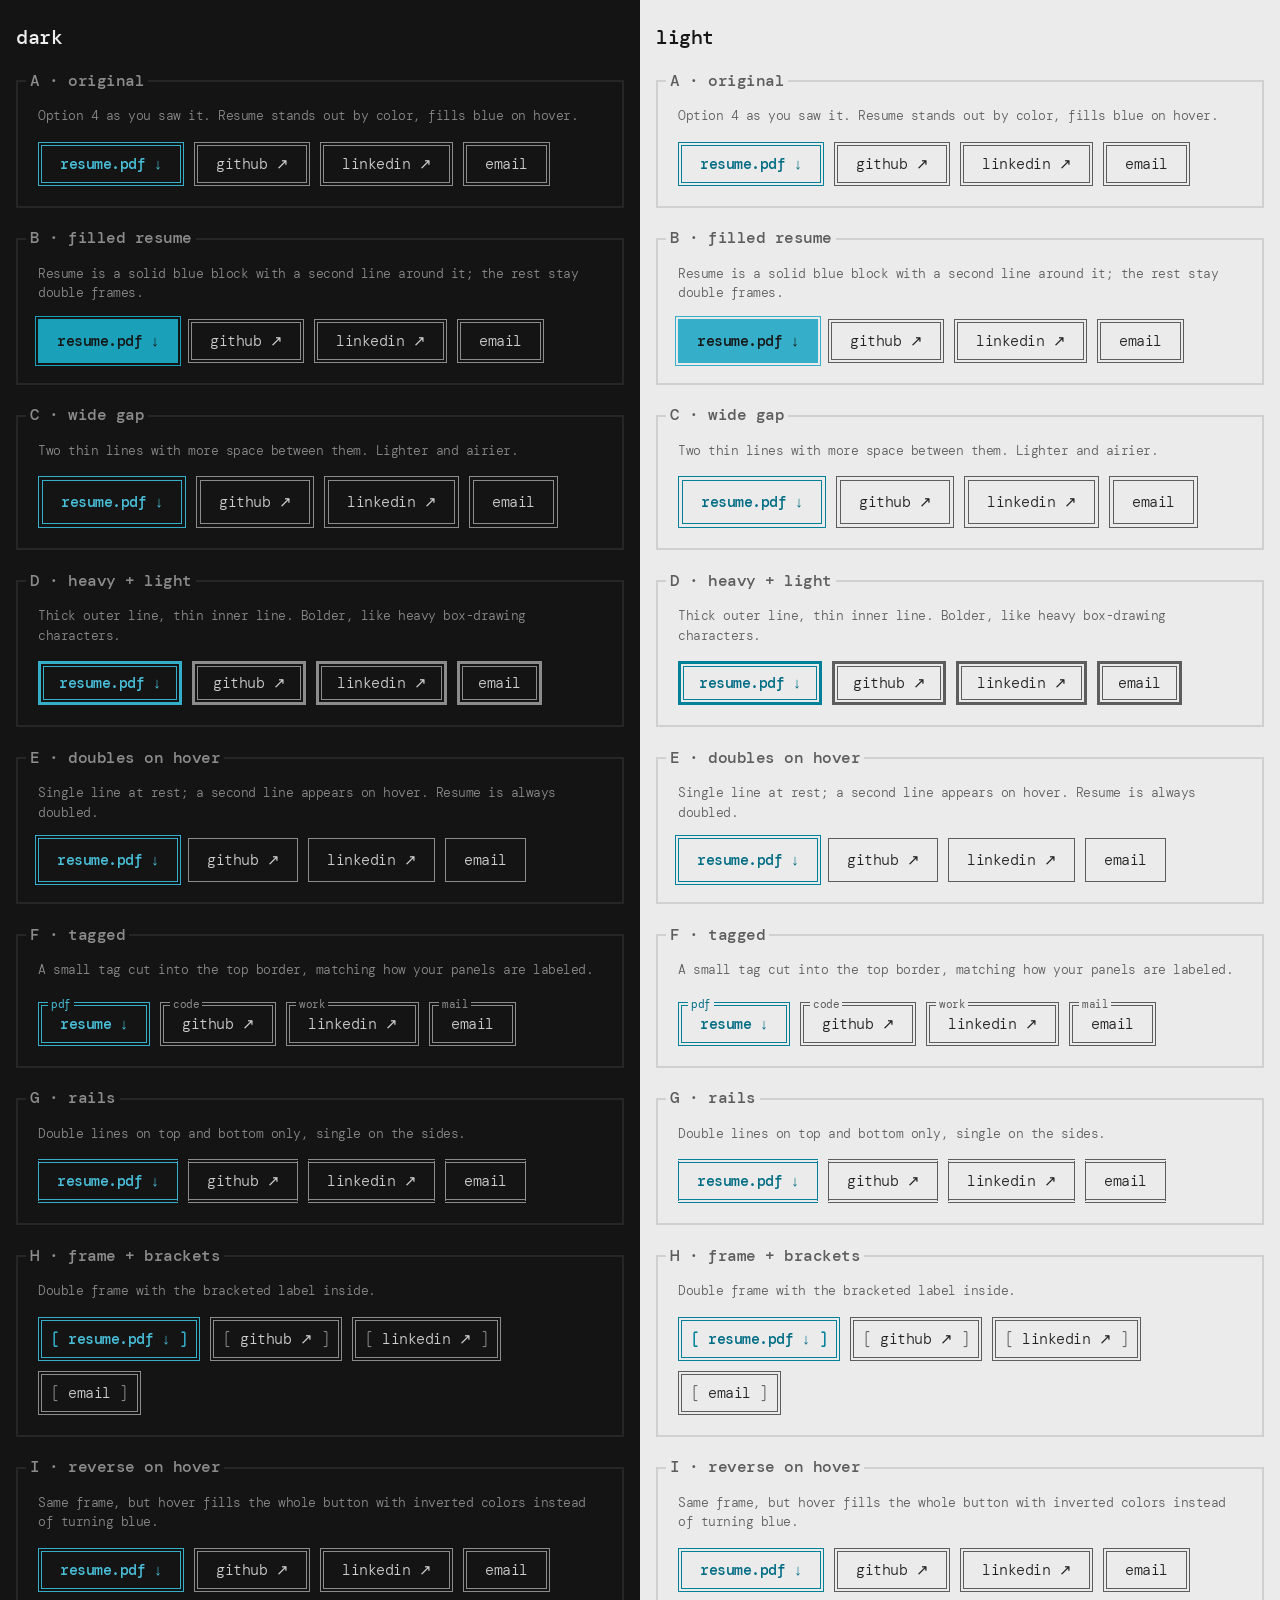
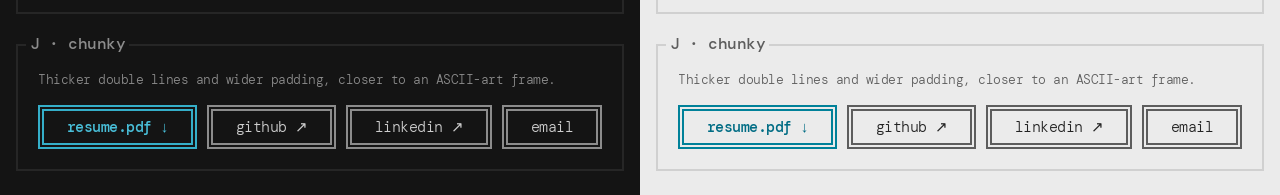
<file: design/double-frame-options.html>
<!DOCTYPE html>
<html lang="en">
<head>
  <meta charset="UTF-8">
  <meta name="viewport" content="width=device-width, initial-scale=1.0">
  <title>Double frame buttons</title>
  <link rel="preconnect" href="https://fonts.googleapis.com">
  <link rel="preconnect" href="https://fonts.gstatic.com" crossorigin>
  <link href="https://fonts.googleapis.com/css2?family=DM+Mono:wght@300;400;500&display=swap" rel="stylesheet">
  <style>
    /* Variations on the double-frame button (option 4 in button-options.html), both themes.
       Tokens copied from public/index.html. Hover and click each one to compare. */
    .dark {
      --text-1: oklch(95% 0 0); --text-2: oklch(85% 0 0); --text-3: oklch(75% 0 0); --text-4: oklch(64% 0 0);
      --bg-1: oklch(31% 0 0); --bg-2: oklch(27% 0 0); --bg-3: oklch(23% 0 0); --bg-4: oklch(19% 0 0);
      --hover: oklch(54% 0 0 / 0.1); --active: oklch(54% 0 0 / 0.2);
      --accent-1: oklch(75% 0.11 215); --accent-2: oklch(70% 0.11 215); --accent-3: oklch(65% 0.11 215); --accent-4: oklch(60% 0.11 215);
      --on-accent: var(--bg-4);
    }
    .light {
      --text-1: oklch(20% 0 0); --text-2: oklch(25% 0 0); --text-3: oklch(30% 0 0); --text-4: oklch(48% 0 0);
      --bg-1: oklch(82% 0 0); --bg-2: oklch(86% 0 0); --bg-3: oklch(90% 0 0); --bg-4: oklch(94% 0 0);
      --hover: oklch(50% 0 0 / 0.1); --active: oklch(50% 0 0 / 0.2);
      --accent-1: oklch(48% 0.11 215); --accent-2: oklch(55% 0.11 215); --accent-3: oklch(70% 0.11 215); --accent-4: oklch(65% 0.11 215);
      --on-accent: oklch(20% 0 0);
    }

    * { box-sizing: border-box; }
    body { margin: 0; font-family: 'DM Mono', ui-monospace, Consolas, monospace; font-weight: 300; letter-spacing: -0.05ch; background: oklch(19% 0 0); }
    .themes { display: grid; grid-template-columns: repeat(auto-fit, minmax(min(100%, 34rem), 1fr)); }
    .theme { background: var(--bg-4); color: var(--text-3); padding: 1.5rem 16px; display: grid; gap: 30px; align-content: start; }
    .theme > h1 { margin: 0; font-size: 1.25rem; font-weight: 500; color: var(--text-1); }
    a { text-decoration: none; }

    .panel { position: relative; padding: 1.5rem 1.25rem 1.25rem; border: 2px solid var(--active); transition: border-color 0.2s ease; }
    .panel:hover { border-color: var(--accent-2); }
    .label { position: absolute; top: -0.7rem; left: 8px; padding: 0 4px; background: var(--bg-4); color: var(--text-4); font-weight: 500; line-height: 1.2rem; }
    .panel:hover > .label { color: var(--accent-1); }
    .note { margin: 0 0 1rem; font-size: 0.8125rem; color: var(--text-4); line-height: 1.5; }
    .row { display: flex; flex-wrap: wrap; gap: 10px; }

    /* shared base */
    .b {
      position: relative; display: inline-flex; align-items: center; min-height: 2.75rem; padding: 0 2ch;
      font: inherit; font-size: 0.9375rem; letter-spacing: inherit; color: var(--text-2);
      background: transparent; border: 0; cursor: pointer;
      transition: background 0.15s ease, color 0.15s ease, border-color 0.2s ease, outline-color 0.2s ease, box-shadow 0.2s ease;
    }
    .b:focus-visible { outline: 3px solid var(--accent-2); outline-offset: 3px; }
    .b.p { font-weight: 500; }
    /* every variant: pressing swaps to reverse video */
    .b:active { background: var(--text-2) !important; color: var(--bg-4) !important; }

    /* A. original double frame */
    .vA .b { border: 4px double var(--text-4); }
    .vA .b:hover { border-color: var(--accent-2); color: var(--accent-1); }
    .vA .b.p { border-color: var(--accent-2); color: var(--accent-1); }
    .vA .b.p:hover { background: var(--accent-3); border-color: var(--accent-3); color: var(--on-accent); }

    /* B. filled primary: resume is a solid block inside a double frame */
    .vB .b { border: 4px double var(--text-4); }
    .vB .b:hover { border-color: var(--accent-2); color: var(--accent-1); }
    .vB .b.p { border-color: var(--accent-3); color: var(--on-accent); background: var(--accent-3); background-clip: padding-box; box-shadow: 0 0 0 0 transparent; }
    .vB .b.p { border-style: solid; border-width: 1px; outline: 1px solid var(--accent-3); outline-offset: 2px; }
    .vB .b.p:hover { background-color: var(--accent-4); border-color: var(--accent-4); outline-color: var(--accent-4); }

    /* C. wide gap: two thin lines with more air between them */
    .vC .b { border: 1px solid var(--text-4); outline: 1px solid var(--text-4); outline-offset: 3px; margin: 4px; }
    .vC .b:hover { border-color: var(--accent-2); outline-color: var(--accent-2); color: var(--accent-1); }
    .vC .b.p { border-color: var(--accent-2); outline-color: var(--accent-2); color: var(--accent-1); }
    .vC .b.p:hover { background: var(--accent-3); color: var(--on-accent); }

    /* D. heavy outer, light inner (like ┏━┓ around ┌─┐) */
    .vD .b { border: 3px solid var(--text-4); box-shadow: inset 0 0 0 2px var(--bg-4), inset 0 0 0 3px var(--text-4); }
    .vD .b:hover { border-color: var(--accent-2); color: var(--accent-1); box-shadow: inset 0 0 0 2px var(--bg-4), inset 0 0 0 3px var(--accent-2); }
    .vD .b.p { border-color: var(--accent-2); color: var(--accent-1); box-shadow: inset 0 0 0 2px var(--bg-4), inset 0 0 0 3px var(--accent-2); }
    .vD .b.p:hover { background: var(--accent-3); color: var(--on-accent); }

    /* E. single line that doubles on hover */
    .vE .b { border: 1px solid var(--text-4); outline: 1px solid transparent; outline-offset: 2px; }
    .vE .b:hover { border-color: var(--accent-2); outline-color: var(--accent-2); color: var(--accent-1); }
    .vE .b.p { border-color: var(--accent-2); outline-color: var(--accent-2); color: var(--accent-1); }
    .vE .b.p:hover { background: var(--accent-3); color: var(--on-accent); }

    /* F. double frame with a tag cut into the top border, like the panel labels */
    .vF .row { gap: 18px 10px; padding-top: 6px; }
    .vF .b { border: 4px double var(--text-4); }
    .vF .b::before { content: attr(data-tag); position: absolute; top: -0.7em; left: 6px; padding: 0 3px; background: var(--bg-4); color: var(--text-4); font-size: 0.6875rem; line-height: 1.2; font-weight: 400; }
    .vF .b:hover { border-color: var(--accent-2); color: var(--accent-1); }
    .vF .b:hover::before { color: var(--accent-1); }
    .vF .b.p { border-color: var(--accent-2); color: var(--accent-1); }
    .vF .b.p::before { color: var(--accent-1); }
    .vF .b.p:hover { background: var(--accent-3); color: var(--on-accent); }

    /* G. double top and bottom only (══ rails), single sides */
    .vG .b { border-style: double solid; border-width: 4px 1px; border-color: var(--text-4); }
    .vG .b:hover { border-color: var(--accent-2); color: var(--accent-1); }
    .vG .b.p { border-color: var(--accent-2); color: var(--accent-1); }
    .vG .b.p:hover { background: var(--accent-3); color: var(--on-accent); }

    /* H. double frame + brackets inside */
    .vH .b { border: 4px double var(--text-4); padding: 0 1ch; white-space: pre; }
    .vH .b::before { content: "[ "; content: "[ " / ""; color: var(--text-4); }
    .vH .b::after { content: " ]"; content: " ]" / ""; color: var(--text-4); }
    .vH .b:hover { border-color: var(--accent-2); color: var(--accent-1); }
    .vH .b:hover::before, .vH .b:hover::after { color: var(--accent-2); }
    .vH .b.p { border-color: var(--accent-2); color: var(--accent-1); }
    .vH .b.p::before, .vH .b.p::after { color: var(--accent-2); }
    .vH .b.p:hover { background: var(--accent-3); color: var(--on-accent); }
    .vH .b.p:hover::before, .vH .b.p:hover::after { color: inherit; }

    /* I. double frame, hover fills everything with reverse video */
    .vI .b { border: 4px double var(--text-4); }
    .vI .b:hover { background: var(--text-2); border-color: var(--text-2); color: var(--bg-4); }
    .vI .b.p { border-color: var(--accent-2); color: var(--accent-1); }
    .vI .b.p:hover { background: var(--accent-3); border-color: var(--accent-3); color: var(--on-accent); }

    /* J. thick double (6px) for a chunkier, more ASCII-art frame */
    .vJ .b { border: 6px double var(--text-4); padding: 0 2.5ch; }
    .vJ .b:hover { border-color: var(--accent-2); color: var(--accent-1); }
    .vJ .b.p { border-color: var(--accent-2); color: var(--accent-1); }
    .vJ .b.p:hover { background: var(--accent-3); border-color: var(--accent-3); color: var(--on-accent); }
  </style>
</head>
<body>
  <div class="themes">
    <section class="theme dark"><h1>dark</h1></section>
    <section class="theme light"><h1>light</h1></section>
  </div>

  <template id="variants">
    <div class="panel vA"><span class="label">A · original</span>
      <p class="note">Option 4 as you saw it. Resume stands out by color, fills blue on hover.</p>
      <div class="row"><a class="b p" href="#">resume.pdf ↓</a><a class="b" href="#">github ↗</a><a class="b" href="#">linkedin ↗</a><a class="b" href="#">email</a></div></div>

    <div class="panel vB"><span class="label">B · filled resume</span>
      <p class="note">Resume is a solid blue block with a second line around it; the rest stay double frames.</p>
      <div class="row"><a class="b p" href="#">resume.pdf ↓</a><a class="b" href="#">github ↗</a><a class="b" href="#">linkedin ↗</a><a class="b" href="#">email</a></div></div>

    <div class="panel vC"><span class="label">C · wide gap</span>
      <p class="note">Two thin lines with more space between them. Lighter and airier.</p>
      <div class="row"><a class="b p" href="#">resume.pdf ↓</a><a class="b" href="#">github ↗</a><a class="b" href="#">linkedin ↗</a><a class="b" href="#">email</a></div></div>

    <div class="panel vD"><span class="label">D · heavy + light</span>
      <p class="note">Thick outer line, thin inner line. Bolder, like heavy box-drawing characters.</p>
      <div class="row"><a class="b p" href="#">resume.pdf ↓</a><a class="b" href="#">github ↗</a><a class="b" href="#">linkedin ↗</a><a class="b" href="#">email</a></div></div>

    <div class="panel vE"><span class="label">E · doubles on hover</span>
      <p class="note">Single line at rest; a second line appears on hover. Resume is always doubled.</p>
      <div class="row"><a class="b p" href="#">resume.pdf ↓</a><a class="b" href="#">github ↗</a><a class="b" href="#">linkedin ↗</a><a class="b" href="#">email</a></div></div>

    <div class="panel vF"><span class="label">F · tagged</span>
      <p class="note">A small tag cut into the top border, matching how your panels are labeled.</p>
      <div class="row"><a class="b p" href="#" data-tag="pdf">resume ↓</a><a class="b" href="#" data-tag="code">github ↗</a><a class="b" href="#" data-tag="work">linkedin ↗</a><a class="b" href="#" data-tag="mail">email</a></div></div>

    <div class="panel vG"><span class="label">G · rails</span>
      <p class="note">Double lines on top and bottom only, single on the sides.</p>
      <div class="row"><a class="b p" href="#">resume.pdf ↓</a><a class="b" href="#">github ↗</a><a class="b" href="#">linkedin ↗</a><a class="b" href="#">email</a></div></div>

    <div class="panel vH"><span class="label">H · frame + brackets</span>
      <p class="note">Double frame with the bracketed label inside.</p>
      <div class="row"><a class="b p" href="#">resume.pdf ↓</a><a class="b" href="#">github ↗</a><a class="b" href="#">linkedin ↗</a><a class="b" href="#">email</a></div></div>

    <div class="panel vI"><span class="label">I · reverse on hover</span>
      <p class="note">Same frame, but hover fills the whole button with inverted colors instead of turning blue.</p>
      <div class="row"><a class="b p" href="#">resume.pdf ↓</a><a class="b" href="#">github ↗</a><a class="b" href="#">linkedin ↗</a><a class="b" href="#">email</a></div></div>

    <div class="panel vJ"><span class="label">J · chunky</span>
      <p class="note">Thicker double lines and wider padding, closer to an ASCII-art frame.</p>
      <div class="row"><a class="b p" href="#">resume.pdf ↓</a><a class="b" href="#">github ↗</a><a class="b" href="#">linkedin ↗</a><a class="b" href="#">email</a></div></div>
  </template>

  <script>
    var tpl = document.getElementById('variants');
    document.querySelectorAll('.theme').forEach(function (t) { t.appendChild(tpl.content.cloneNode(true)); });
    document.addEventListener('click', function (e) { if (e.target.closest('a.b')) e.preventDefault(); });
  </script>
</body>
</html>
</file>
